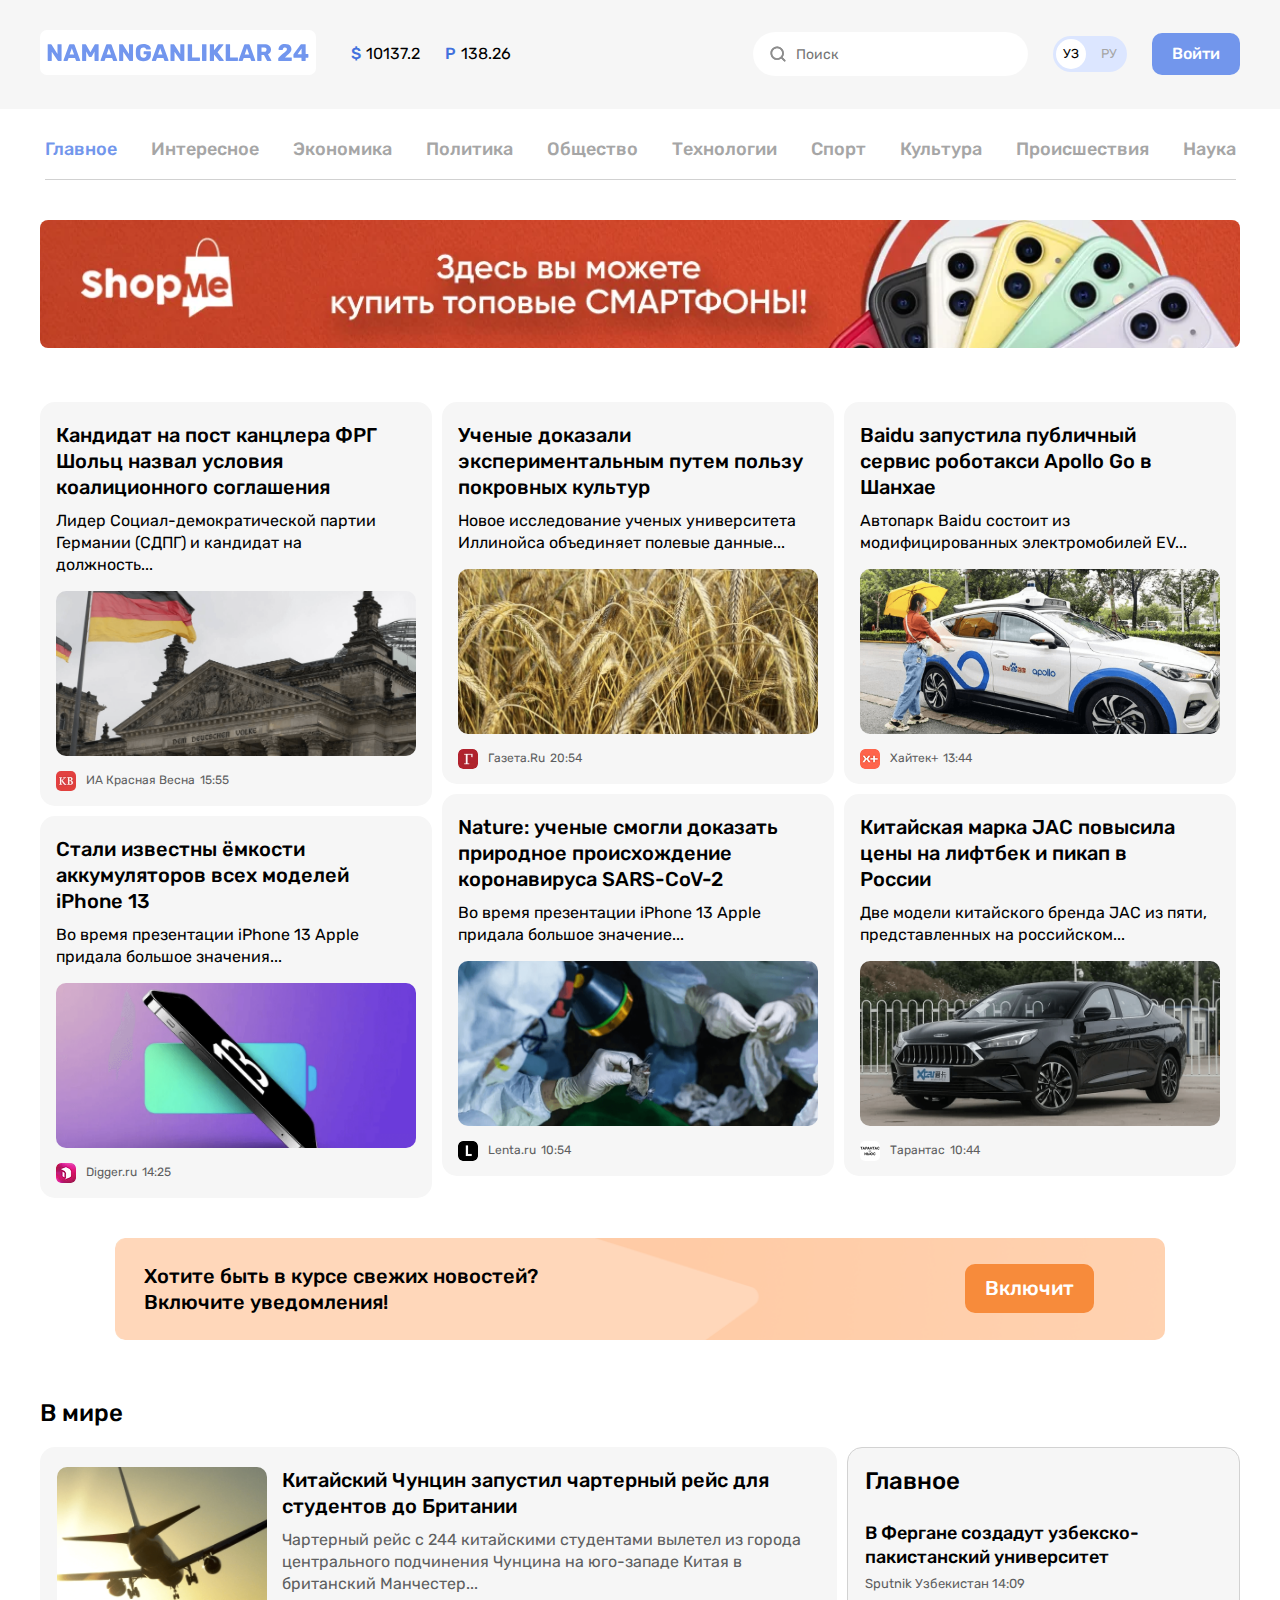
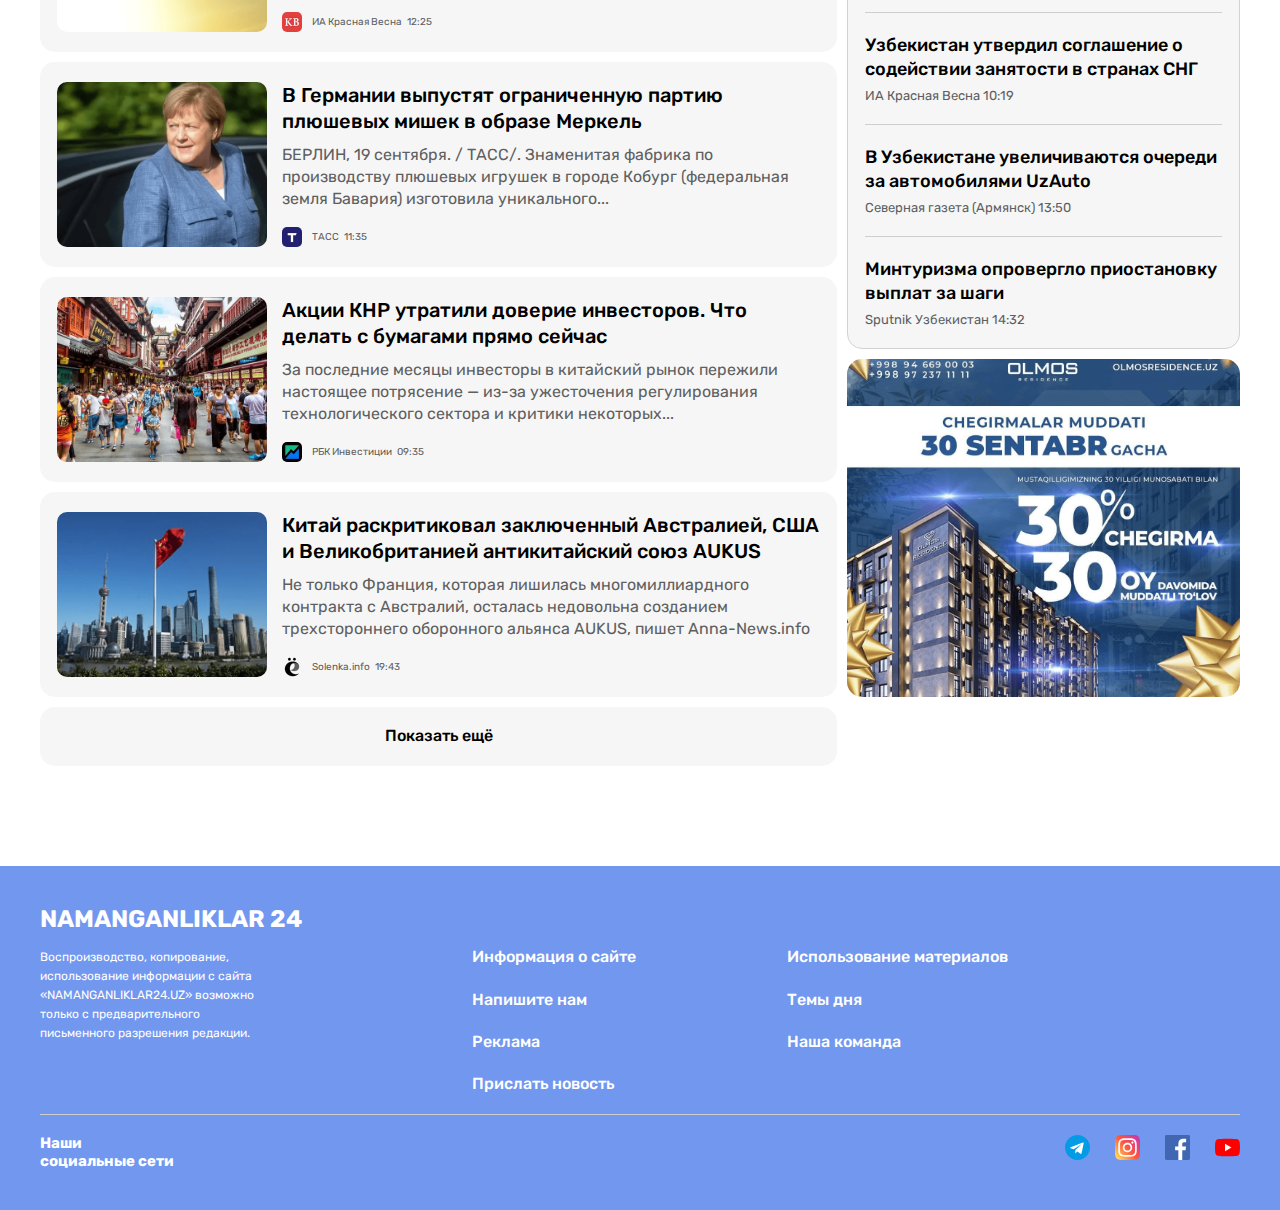
<file: index.html>
<!DOCTYPE html>
<html lang="en">
  <head>
    <meta charset="UTF-8" />
    <meta name="viewport" content="width=device-width, initial-scale=1.0" />
    <title>Namanganliklar</title>
    <link rel="stylesheet" href="./css/main.min.css" />
  </head>
  <body>
    <header class="header">
      <nav class="sitenav">
        <div class="sitenav__container container">
          <div class="sinenav__container-left">
            <div class="site__logo">
              <a class="site__logo-link" href="./index.html"
                ><img
                  src="./images/site-logo.svg"
                  width="276"
                  height="45"
                  alt="Namanganliklar site logo"
                  class="site__logo-img"
              /></a>
            </div>
            <div class="currencies">
              <p class="currencies usd"><span>$</span> 10137.2</p>
              <p class="currencies rub"><span>P</span> 138.26</p>
            </div>
          </div>

          <div class="sinenav__container-right">
            <form class="sinenav__container-right-search">
              <input
                type="text"
                class="sinenav__container-right-search__input"
                placeholder="Поиск"
              />
            </form>

            <div class="sinenav__container-right__lang">
              <a
                class="sinenav__container-right__lang-uz lang_active"
                href="#uz"
                >УЗ</a
              >
              <a class="sinenav__container-right__lang-ru" href="#ru">РУ</a>
            </div>
            <a href="#" class="btn sinenav__container-right__btn">Войти</a>
          </div>
        </div>
      </nav>
      <div class="sitelink_container container">
        <ul class="sitelink__list">
          <li class="sitelink__list_item">
            <a
              href="./index.html"
              class="sitelink__list-link sitelink__list-link-active"
              >Главное</a
            >
          </li>
          <li class="sitelink__list_item">
            <a href="./pages/interesting.html" class="sitelink__list-link"
              >Интересное</a
            >
          </li>
          <li class="sitelink__list_item">
            <a href="./pages/ekonomika.html" class="sitelink__list-link"
              >Экономика</a
            >
          </li>
          <li class="sitelink__list_item">
            <a href="./pages/policy.html" class="sitelink__list-link"
              >Политика</a
            >
          </li>
          <li class="sitelink__list_item">
            <a href="./pages/society.html" class="sitelink__list-link"
              >Общество</a
            >
          </li>
          <li class="sitelink__list_item">
            <a href="./pages/technologies.html" class="sitelink__list-link"
              >Технологии</a
            >
          </li>
          <li class="sitelink__list_item">
            <a href="./pages/sport.html" class="sitelink__list-link">Спорт</a>
          </li>
          <li class="sitelink__list_item">
            <a href="./pages/culture.html" class="sitelink__list-link"
              >Культура</a
            >
          </li>
          <li class="sitelink__list_item">
            <a href="./pages/incidents.html" class="sitelink__list-link"
              >Происшествия</a
            >
          </li>
          <li class="sitelink__list_item">
            <a href="./pages/science.html" class="sitelink__list-link">Наука</a>
          </li>
        </ul>
      </div>
    </header>
    <main class="main">
      <section class="advertisement">
        <div class="advertisement__container container">
          <a class="advertisement-link" href="#">
            <img
              class="advertisement__image"
              src="./images/icons/apple-companiya.png"
              width="100%"
              height="128"
              alt=""
          /></a>
        </div>
      </section>
      <section class="news">
        <div class="news__container container">
          <div class="news__list">
            <article class="news__item">
              <a href="#" class="news__content">
                <h2>
                  Кандидат на пост канцлера ФРГ Шольц назвал условия
                  коалиционного соглашения
                </h2>
                <p>
                  Лидер Социал-демократической партии Германии (СДПГ) и кандидат
                  на должность...
                </p>
              </a>
              <img
                class="news__image"
                alt="gerany flag image"
                src="./images/germany.png"
              />
              <div class="official">
                <img
                  src="./images/icons/red-spring.png"
                  alt=""
                  width="20"
                  height="20"
                />
                <p class="official__title">
                  ИА Красная Весна<time datetime="15:55" class="official__time"
                    >15:55</time
                  >
                </p>
              </div>
            </article>
            <article class="news__item">
              <a href="#" class="news__content">
                <h2>
                  Ученые доказали экспериментальным путем пользу покровных
                  культур
                </h2>
                <p>
                  Новое исследование ученых университета Иллинойса объединяет
                  полевые данные...
                </p>
              </a>
              <img
                class="news__image"
                alt="culture image"
                src="./images/culture.png"
              />
              <div class="official">
                <img
                  src="./images/icons/gazetaRu.svg"
                  alt=""
                  width="20"
                  height="20"
                />
                <p class="official__title">
                  Газета.Ru<time datetime="20:54" class="official__time"
                    >20:54</time
                  >
                </p>
              </div>
            </article>
            <article class="news__item">
              <a href="#" class="news__content">
                <h2>
                  Baidu запустила публичный сервис роботакси Apollo Go в Шанхае
                </h2>
                <p>
                  Автопарк Baidu состоит из модифицированных электромобилей
                  EV...
                </p>
              </a>
              <img
                class="news__image"
                alt="appolo go car image"
                src="./images/appolo-go.png"
              />
              <div class="official">
                <img
                  src="./images/icons/xaytek.jpg"
                  alt=""
                  width="20"
                  height="20"
                />
                <p class="official__title">
                  Хайтек+<time datetime="13:44" class="official__time"
                    >13:44</time
                  >
                </p>
              </div>
            </article>
            <article class="news__item">
              <a href="#" class="news__content">
                <h2>
                  Стали известны ёмкости аккумуляторов всех моделей iPhone 13
                </h2>
                <p>
                  Во время презентации iPhone 13 Apple придала большое
                  значения...
                </p>
              </a>
              <img
                class="news__image"
                alt="iphone 13 image"
                src="./images/iphone13.png"
              />
              <div class="official">
                <img
                  src="./images/icons/diggerRu.jpg"
                  alt=""
                  width="20"
                  height="20"
                />
                <p class="official__title">
                  Digger.ru<time datetime="14:25" class="official__time"
                    >14:25</time
                  >
                </p>
              </div>
            </article>
            <article class="news__item">
              <a href="#" class="news__content">
                <h2>
                  Nature: ученые смогли доказать природное происхождение
                  коронавируса SARS-CoV-2
                </h2>
                <p>
                  Во время презентации iPhone 13 Apple придала большое
                  значение...
                </p>
              </a>
              <img
                class="news__image"
                alt="covid 19 vaksina"
                src="./images/Covid-19.png"
              />
              <div class="official">
                <img
                  src="./images/icons/lentaRu.jpg"
                  alt=""
                  width="20"
                  height="20"
                />
                <p class="official__title">
                  Lenta.ru<time datetime="10:54" class="official__time"
                    >10:54</time
                  >
                </p>
              </div>
            </article>
            <article class="news__item">
              <a href="#" class="news__content">
                <h2>
                  Китайская марка JAC повысила цены на лифтбек и пикап в России
                </h2>
                <p>
                  Две модели китайского бренда JAC из пяти, представленных на
                  российском...
                </p>
              </a>
              <img
                class="news__image"
                alt="jac car image"
                src="./images/Jac.png"
              />
              <div class="official">
                <img
                  src="./images/icons/tarantas.jpg"
                  alt=""
                  width="20"
                  height="20"
                />
                <p class="official__title">
                  Тарантас
                  <time datetime="10:44" class="official__time">10:44</time>
                </p>
              </div>
            </article>
          </div>
        </div>
      </section>
      <aside class="notification">
        <div class="notification__container">
          <h2 class="notification__caption">
            Хотите быть в курсе свежих новостей? Включите уведомления!
          </h2>
          <a href="#" class="btn notification__btn">Включит</a>
        </div>
      </aside>
      <section class="in-the-world">
        <div class="in-the-world__container container">
          <h2 class="in-the-world__title">В мире</h2>
          <div class="in-the-world__content">
            <div class="in-the-world__left-content">
              <article class="in-the-world__left-item">
                <img
                  src="./images/planet.png"
                  alt="The plane is flying in the sky."
                  width="210"
                  height="165"
                  class="in-the-world__left-img"
                />
                <div>
                  <a href="#" class="in-the-world__left-link">
                    <h2 class="in-the-world__left-title">
                      Китайский Чунцин запустил чартерный рейс для студентов до
                      Британии
                    </h2>
                    <p class="in-the-world__left-description">
                      Чартерный рейс с 244 китайскими студентами вылетел из
                      города центрального подчинения Чунцина на юго-западе Китая
                      в британский Манчестер...
                    </p>
                  </a>
                  <div class="in-the-world__left-official">
                    <img
                      src="./images/icons/red-spring.png"
                      alt=""
                      width="20"
                      height="20"
                    />
                    <p class="in-the-world__left-official__title">
                      ИА Красная Весна<time
                        datetime="12:25"
                        class="in-the-world__left-official__time"
                        >12:25</time
                      >
                    </p>
                  </div>
                </div>
              </article>
              <article class="in-the-world__left-item">
                <img
                  src="./images/markel.png"
                  alt="Markel is getting out of his car"
                  width="210"
                  height="165"
                  class="in-the-world__left-img"
                />
                <div>
                  <a href="" class="in-the-world__left-link">
                    <h2 class="in-the-world__left-title">
                      В Германии выпустят ограниченную партию плюшевых мишек в
                      образе Меркель
                    </h2>
                    <p class="in-the-world__left-description">
                      БЕРЛИН, 19 сентября. / ТАСС/. Знаменитая фабрика по
                      производству плюшевых игрушек в городе Кобург (федеральная
                      земля Бавария) изготовила уникального...
                    </p>
                  </a>
                  <div class="in-the-world__left-official">
                    <img
                      src="./images/icons/tacc.png"
                      alt=""
                      width="20"
                      height="20"
                    />
                    <p class="in-the-world__left-official__title">
                      ТАСС<time
                        datetime="11:35"
                        class="in-the-world__left-official__time"
                        >11:35</time
                      >
                    </p>
                  </div>
                </div>
              </article>
              <article class="in-the-world__left-item">
                <img
                  src="./images/chinese-market.png"
                  alt="A picture from the time of the Chinese campaign"
                  width="210"
                  height="165"
                  class="in-the-world__left-img"
                />
                <div>
                  <a href="" class="in-the-world__left-link">
                    <h2 class="in-the-world__left-title">
                      Акции КНР утратили доверие инвесторов. Что делать с
                      бумагами прямо сейчас
                    </h2>
                    <p class="in-the-world__left-description">
                      За последние месяцы инвесторы в китайский рынок пережили
                      настоящее потрясение — из-за ужесточения регулирования
                      технологического сектора и критики некоторых...
                    </p>
                  </a>
                  <div class="in-the-world__left-official">
                    <img
                      src="./images/icons/investment.png"
                      alt=""
                      width="20"
                      height="20"
                    />
                    <p class="in-the-world__left-official__title">
                      РБК Инвестиции<time
                        datetime="09:35"
                        class="in-the-world__left-official__time"
                        >09:35</time
                      >
                    </p>
                  </div>
                </div>
              </article>
              <article class="in-the-world__left-item">
                <img
                  src="./images/chineflag.png"
                  alt="chine flag image"
                  width="210"
                  height="165"
                  class="in-the-world__left-img"
                />
                <div>
                  <a href="" class="in-the-world__left-link">
                    <h2 class="in-the-world__left-title">
                      Китай раскритиковал заключенный Австралией, США и
                      Великобританией антикитайский союз AUKUS
                    </h2>
                    <p class="in-the-world__left-description">
                      Не только Франция, которая лишилась многомиллиардного
                      контракта с Австралий, осталась недовольна созданием
                      трехстороннего оборонного альянса AUKUS, пишет
                      Anna-News.info
                    </p>
                  </a>
                  <div class="in-the-world__left-official">
                    <img
                      src="./images/icons/solenka.png"
                      alt=""
                      width="20"
                      height="20"
                    />
                    <p class="in-the-world__left-official__title">
                      Solenka.info<time
                        datetime="19:43"
                        class="in-the-world__left-official__time"
                        >19:43</time
                      >
                    </p>
                  </div>
                </div>
              </article>
              <article class="in-the-world__left-item view-all">
                <a class="view-all-link" href="./pages/list.html"
                  >Показать ещё</a
                >
              </article>
            </div>

            <div class="in-the-world__right-content">
              <ul class="in-the-world__right-list">
                <li>
                  <h2 class="in-the-world__right__title">Главное</h2>
                </li>
                <li class="in-the-world__right-item">
                  <a href="">
                    <h2 class="in-the-world__right-item__title">
                      В Фергане создадут узбекско-пакистанский университет
                    </h2>
                    <span class="in-the-world__right__official">
                      <p>
                        Sputnik Узбекистан
                        <time datetime="14:09">14:09</time>
                      </p>
                    </span>
                  </a>
                </li>
                <li class="in-the-world__right-item">
                  <a href="">
                    <h2 class="in-the-world__right-item__title">
                      Узбекистан утвердил соглашение о содействии занятости в
                      странах СНГ
                    </h2>
                    <span class="in-the-world__right__official">
                      <p>
                        ИА Красная Весна
                        <time datetime="10:19">10:19</time>
                      </p>
                    </span>
                  </a>
                </li>
                <li class="in-the-world__right-item">
                  <a href="">
                    <h2 class="in-the-world__right-item__title">
                      В Узбекистане увеличиваются очереди за автомобилями UzAuto
                    </h2>
                    <span class="in-the-world__right__official">
                      <p>
                        Северная газета (Армянск)
                        <time datetime="13:50">13:50</time>
                      </p>
                    </span>
                  </a>
                </li>
                <li class="in-the-world__right-item">
                  <a href="">
                    <h2 class="in-the-world__right-item__title">
                      Минтуризма опровергло приостановку выплат за шаги
                    </h2>
                    <span class="in-the-world__right__official">
                      <p>
                        Sputnik Узбекистан
                        <time datetime="14:32">14:32</time>
                      </p>
                    </span>
                  </a>
                </li>
              </ul>
              <img
                class="in-the-world__right-item_img"
                src="./images/olmos-recidense.png"
                alt=""
              />
            </div>
          </div>
        </div>
      </section>
    </main>
    <footer class="footer">
      <div class="footer__container container">
        <div class="footer__contents">
          <h2 class="footer__site__logo">NAMANGANLIKLAR 24</h2>
          <div class="footer__contents_content">
            <p class="footer_content_descraption">
              Воспроизводство, копирование, использование информации с сайта
              «NAMANGANLIKLAR24.UZ» возможно только с предварительного
              письменного разрешения редакции.
            </p>
            <ul class="footer_content-links">
              <li class="footer_content-links-item">
                <a href="#" class="footer_content-link">Информация о сайте</a>
              </li>
              <li class="footer_content-links-item">
                <a href="./pages/contact.html" class="footer_content-link"
                  >Напишите нам</a
                >
              </li>
              <li class="footer_content-links-item">
                <a href="#" class="footer_content-link">Реклама</a>
              </li>
              <li class="footer_content-links-item">
                <a href="#" class="footer_content-link">Прислать новость</a>
              </li>
            </ul>
            <ul class="footer_content-links">
              <li class="footer_content-links-item">
                <a href="#" class="footer_content-link"
                  >Использование материалов</a
                >
              </li>
              <li class="footer_content-links-item">
                <a href="#" class="footer_content-link">Темы дня</a>
              </li>
              <li class="footer_content-links-item">
                <a href="#" class="footer_content-link">Наша команда</a>
              </li>
            </ul>
          </div>
        </div>
        <div class="footer__socals">
          <h2 class="footer__socals-title">
            Наши <br />
            социальные сети
          </h2>
          <ul class="footer__socals-list">
            <li class="footer__socals-list-item">
              <a href="#" class="footer__socals-link"
                ><img
                  src="./images/icons/telegram.svg"
                  width="25"
                  height="25"
                  alt="Telegram icon"
              /></a>
            </li>
            <li class="footer__socals-list-item">
              <a href="#" class="footer__socals-link"
                ><img
                  src="./images/icons/instagram.svg"
                  width="25"
                  height="25"
                  alt="Instagram icon"
              /></a>
            </li>
            <li class="footer__socals-list-item">
              <a href="#" class="footer__socals-link"
                ><img
                  src="./images/icons/facebook.svg"
                  width="25"
                  height="25"
                  alt="Facebook icon"
              /></a>
            </li>
            <li class="footer__socals-list-item">
              <a href="#" class="footer__socals-link">
                <img
                  src="./images/icons/youtube.svg"
                  width="25"
                  height="25"
                  alt="Youtube icon"
              /></a>
            </li>
          </ul>
        </div>
      </div>
    </footer>
  </body>
</html>
</file>
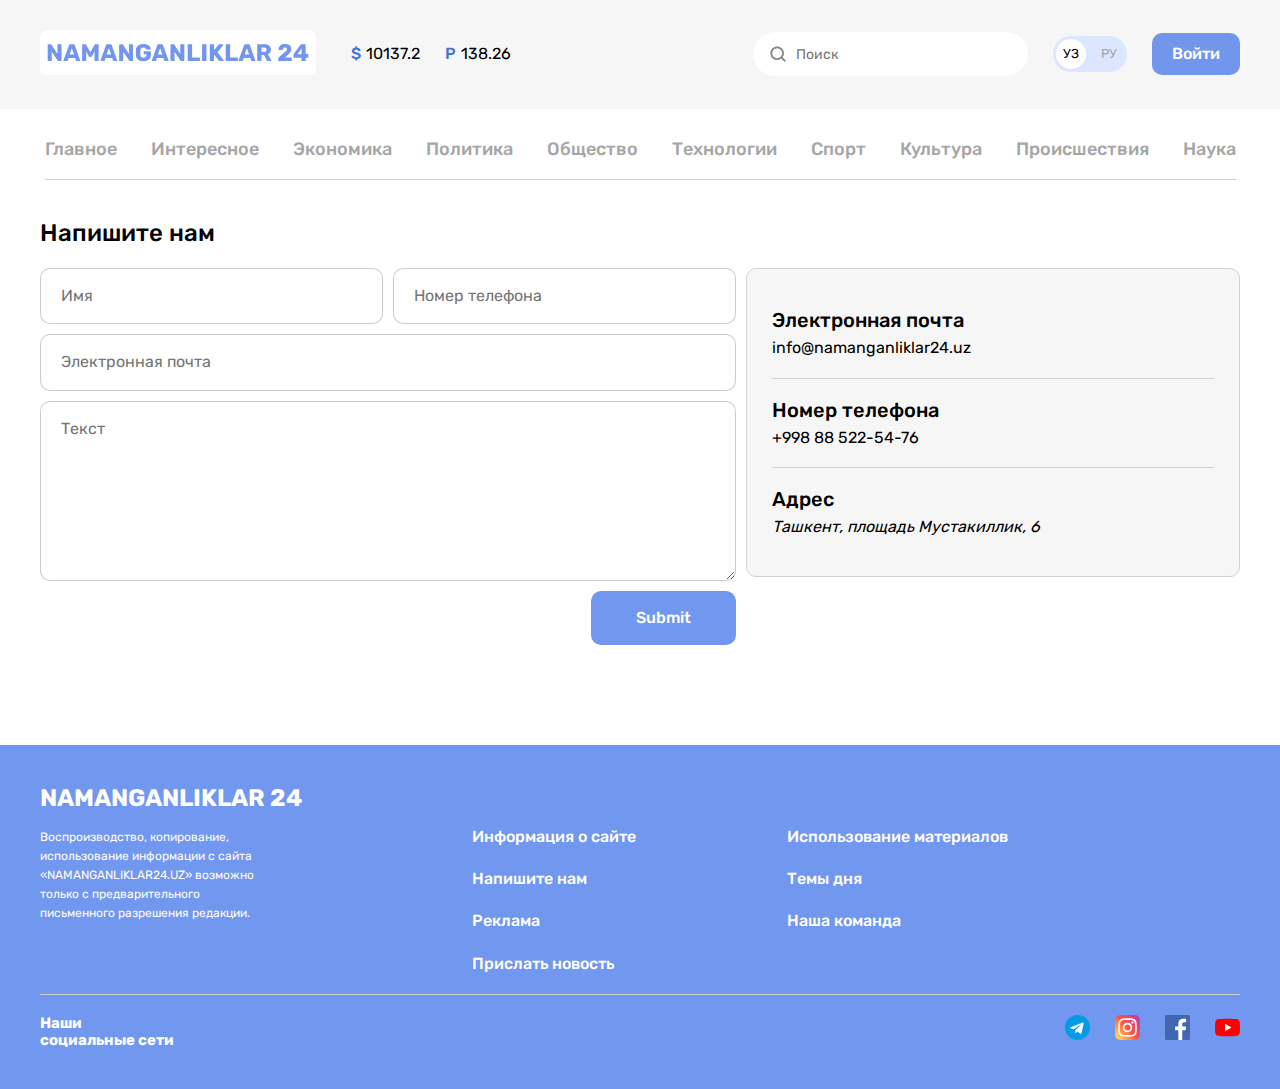
<file: pages/contact.html>
<!DOCTYPE html>
<html lang="en">
  <head>
    <meta charset="UTF-8" />
    <meta name="viewport" content="width=device-width, initial-scale=1.0" />
    <title>Namanganliklar | Напишите нам</title>
  </head>
  <link rel="stylesheet" href="../css/main.min.css" />
  <body>
    <header class="header">
      <nav class="sitenav">
        <div class="sitenav__container container">
          <div class="sinenav__container-left">
            <div class="site__logo">
              <a class="site__logo-link" href="../index.html"
                ><img
                  src="../images/site-logo.svg"
                  width="276"
                  height="45"
                  alt="Namanganliklar site logo"
                  class="site__logo-img"
              /></a>
            </div>
            <div class="currencies">
              <p class="currencies usd"><span>$</span> 10137.2</p>
              <p class="currencies rub"><span>P</span> 138.26</p>
            </div>
          </div>

          <div class="sinenav__container-right">
            <form class="sinenav__container-right-search">
              <input
                type="text"
                class="sinenav__container-right-search__input"
                placeholder="Поиск"
              />
            </form>

            <div class="sinenav__container-right__lang">
              <a
                class="sinenav__container-right__lang-uz lang_active"
                href="./culture.html"
                >УЗ</a
              >
              <a class="sinenav__container-right__lang-ru" href="./culture.html"
                >РУ</a
              >
            </div>
            <a href="#" class="btn sinenav__container-right__btn">Войти</a>
          </div>
        </div>
      </nav>
      <div class="sitelink_container container">
        <ul class="sitelink__list">
          <li class="sitelink__list_item">
            <a href="../index.html" class="sitelink__list-link">Главное</a>
          </li>
          <li class="sitelink__list_item">
            <a href="./interesting.html" class="sitelink__list-link"
              >Интересное</a
            >
          </li>
          <li class="sitelink__list_item">
            <a href="./ekonomika.html" class="sitelink__list-link">Экономика</a>
          </li>
          <li class="sitelink__list_item">
            <a href="./policy.html" class="sitelink__list-link">Политика</a>
          </li>
          <li class="sitelink__list_item">
            <a href="./society.html" class="sitelink__list-link">Общество</a>
          </li>
          <li class="sitelink__list_item">
            <a href="./technologies.html" class="sitelink__list-link"
              >Технологии</a
            >
          </li>
          <li class="sitelink__list_item">
            <a href="./sport.html" class="sitelink__list-link">Спорт</a>
          </li>
          <li class="sitelink__list_item">
            <a href="./culture.html" class="sitelink__list-link">Культура</a>
          </li>
          <li class="sitelink__list_item">
            <a href="./incidents.html" class="sitelink__list-link"
              >Происшествия</a
            >
          </li>
          <li class="sitelink__list_item">
            <a href="./science.html" class="sitelink__list-link">Наука</a>
          </li>
        </ul>
      </div>
    </header>
    <main class="main">
      <section class="contact__section">
        <div class="contact__container container">
          <div class="contact-left">
            <h2 class="contact-left-title">Напишите нам</h2>
            <form action="" class="contact__form">
              <input
                class="contact__form-name"
                type="text"
                name=""
                id=""
                placeholder="Имя"
              />
              <input
                class="contact__form-number"
                type="number"
                name=""
                id=""
                placeholder="Номер телефона"
              />
              <input
                class="contact__form-email"
                type="email"
                name=""
                id=""
                placeholder="Электронная почта"
              />
              <textarea
                class="contact__form-textarea"
                type="text"
                name=""
                id=""
                cols="30"
                rows="10"
                placeholder="Текст"
              ></textarea>
              <input
                class="contact__form-btn btn"
                id="contact__form-btn"
                type="submit"
                placeholder="Отправить"
              />
            </form>
          </div>
          <div class="contact-right">
            <div class="contact__info">
              <div class="contact__info-item">
                <h3>Электронная почта</h3>
                <a href="mailto:info@namanganliklar24.uz"
                  >info@namanganliklar24.uz</a
                >
              </div>
              <div class="contact__info-item">
                <h3>Номер телефона</h3>
                <a href="tel:+998885225476">+998 88 522-54-76</a>
              </div>
              <div class="contact__info-item">
                <h3>Адрес</h3>
                <address>
                  <p>Ташкент, площадь Мустакиллик, 6</p>
                </address>
              </div>
            </div>
          </div>
        </div>
      </section>
    </main>
    <footer class="footer">
      <div class="footer__container container">
        <div class="footer__contents">
          <h2 class="footer__site__logo">NAMANGANLIKLAR 24</h2>
          <div class="footer__contents_content">
            <p class="footer_content_descraption">
              Воспроизводство, копирование, использование информации с сайта
              «NAMANGANLIKLAR24.UZ» возможно только с предварительного
              письменного разрешения редакции.
            </p>
            <ul class="footer_content-links">
              <li class="footer_content-links-item">
                <a href="#" class="footer_content-link">Информация о сайте</a>
              </li>
              <li class="footer_content-links-item">
                <a href="./contact.html" class="footer_content-link"
                  >Напишите нам</a
                >
              </li>
              <li class="footer_content-links-item">
                <a href="#" class="footer_content-link">Реклама</a>
              </li>
              <li class="footer_content-links-item">
                <a href="#" class="footer_content-link">Прислать новость</a>
              </li>
            </ul>
            <ul class="footer_content-links">
              <li class="footer_content-links-item">
                <a href="#" class="footer_content-link"
                  >Использование материалов</a
                >
              </li>
              <li class="footer_content-links-item">
                <a href="#" class="footer_content-link">Темы дня</a>
              </li>
              <li class="footer_content-links-item">
                <a href="#" class="footer_content-link">Наша команда</a>
              </li>
            </ul>
          </div>
        </div>
        <div class="footer__socals">
          <h2 class="footer__socals-title">
            Наши <br />
            социальные сети
          </h2>
          <ul class="footer__socals-list">
            <li class="footer__socals-list-item">
              <a href="#" class="footer__socals-link"
                ><img
                  src="../images/icons/telegram.svg"
                  width="25"
                  height="25"
                  alt="Telegram icon"
              /></a>
            </li>
            <li class="footer__socals-list-item">
              <a href="#" class="footer__socals-link"
                ><img
                  src="../images/icons/instagram.svg"
                  width="25"
                  height="25"
                  alt="Instagram icon"
              /></a>
            </li>
            <li class="footer__socals-list-item">
              <a href="#" class="footer__socals-link"
                ><img
                  src="../images/icons/facebook.svg"
                  width="25"
                  height="25"
                  alt="Facebook icon"
              /></a>
            </li>
            <li class="footer__socals-list-item">
              <a href="#" class="footer__socals-link">
                <img
                  src="../images/icons/youtube.svg"
                  width="25"
                  height="25"
                  alt="Youtube icon"
              /></a>
            </li>
          </ul>
        </div>
      </div>
    </footer>
  </body>
</html>
</file>
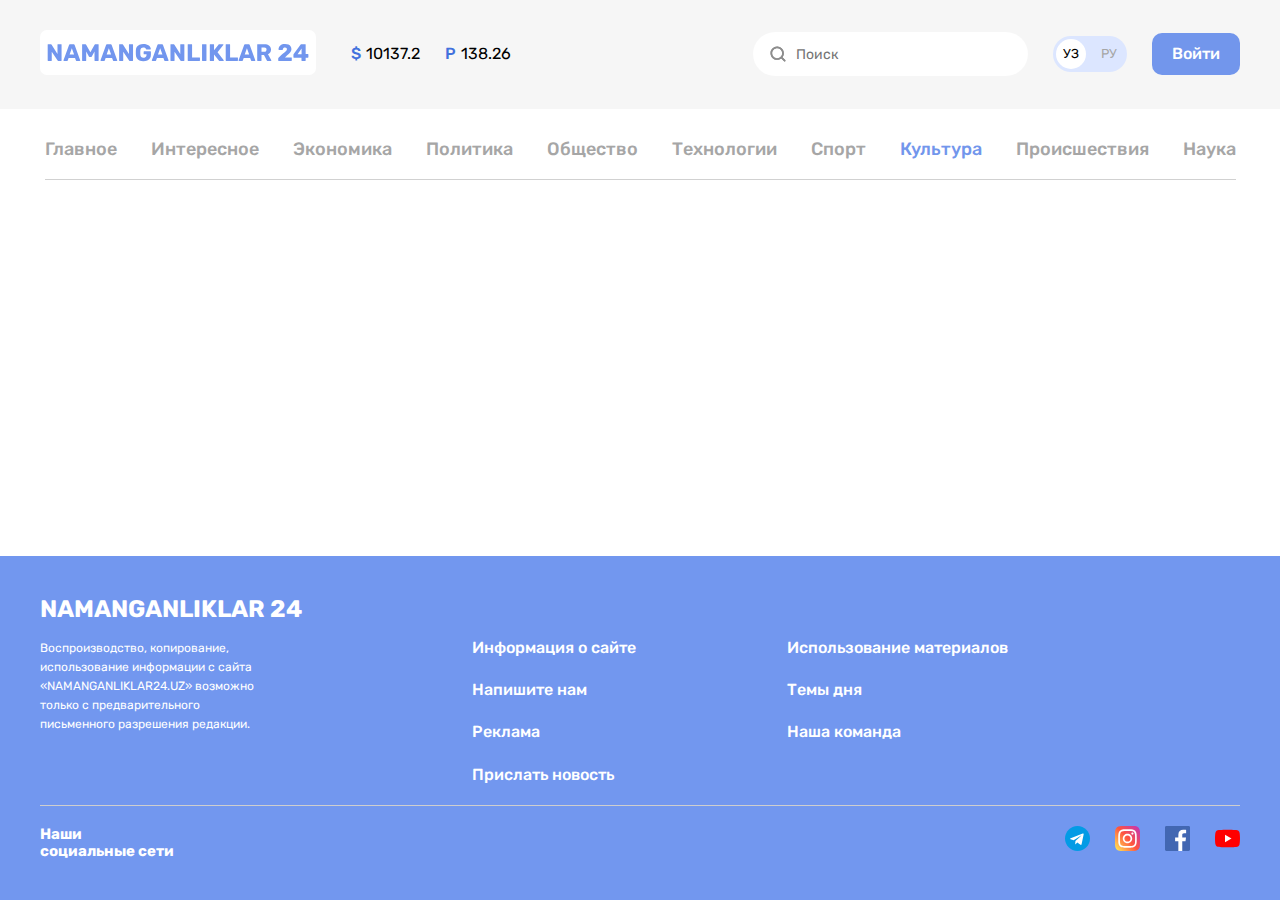
<file: pages/culture.html>
<!DOCTYPE html>
<html lang="en">
  <head>
    <meta charset="UTF-8" />
    <meta name="viewport" content="width=device-width, initial-scale=1.0" />
    <title>Namanganliklar | Культура</title>
  </head>
  <link rel="stylesheet" href="../css/main.min.css" />
  <body>
    <header class="header">
      <nav class="sitenav">
        <div class="sitenav__container container">
          <div class="sinenav__container-left">
            <div class="site__logo">
              <a class="site__logo-link" href="../index.html"
                ><img
                  src="../images/site-logo.svg"
                  width="276"
                  height="45"
                  alt="Namanganliklar site logo"
                  class="site__logo-img"
              /></a>
            </div>
            <div class="currencies">
              <p class="currencies usd"><span>$</span> 10137.2</p>
              <p class="currencies rub"><span>P</span> 138.26</p>
            </div>
          </div>

          <div class="sinenav__container-right">
            <form class="sinenav__container-right-search">
              <input
                type="text"
                class="sinenav__container-right-search__input"
                placeholder="Поиск"
              />
            </form>

            <div class="sinenav__container-right__lang">
              <a
                class="sinenav__container-right__lang-uz lang_active"
                href="./culture.html"
                >УЗ</a
              >
              <a class="sinenav__container-right__lang-ru" href="./culture.html"
                >РУ</a
              >
            </div>
            <a href="#" class="btn sinenav__container-right__btn">Войти</a>
          </div>
        </div>
      </nav>
      <div class="sitelink_container container">
        <ul class="sitelink__list">
          <li class="sitelink__list_item">
            <a href="../index.html" class="sitelink__list-link">Главное</a>
          </li>
          <li class="sitelink__list_item">
            <a href="./interesting.html" class="sitelink__list-link"
              >Интересное</a
            >
          </li>
          <li class="sitelink__list_item">
            <a href="./ekonomika.html" class="sitelink__list-link">Экономика</a>
          </li>
          <li class="sitelink__list_item">
            <a href="./policy.html" class="sitelink__list-link">Политика</a>
          </li>
          <li class="sitelink__list_item">
            <a href="./society.html" class="sitelink__list-link">Общество</a>
          </li>
          <li class="sitelink__list_item">
            <a href="./technologies.html" class="sitelink__list-link"
              >Технологии</a
            >
          </li>
          <li class="sitelink__list_item">
            <a href="./sport.html" class="sitelink__list-link">Спорт</a>
          </li>
          <li class="sitelink__list_item">
            <a
              href="./culture.html"
              class="sitelink__list-link sitelink__list-link-active"
              >Культура</a
            >
          </li>
          <li class="sitelink__list_item">
            <a href="./incidents.html" class="sitelink__list-link"
              >Происшествия</a
            >
          </li>
          <li class="sitelink__list_item">
            <a href="./science.html" class="sitelink__list-link">Наука</a>
          </li>
        </ul>
      </div>
    </header>
    <main></main>
    <footer class="footer">
      <div class="footer__container container">
        <div class="footer__contents">
          <h2 class="footer__site__logo">NAMANGANLIKLAR 24</h2>
          <div class="footer__contents_content">
            <p class="footer_content_descraption">
              Воспроизводство, копирование, использование информации с сайта
              «NAMANGANLIKLAR24.UZ» возможно только с предварительного
              письменного разрешения редакции.
            </p>
            <ul class="footer_content-links">
              <li class="footer_content-links-item">
                <a href="#" class="footer_content-link">Информация о сайте</a>
              </li>
              <li class="footer_content-links-item">
                <a href="../pages/contact.html" class="footer_content-link">Напишите нам</a>
              </li>
              <li class="footer_content-links-item">
                <a href="#" class="footer_content-link">Реклама</a>
              </li>
              <li class="footer_content-links-item">
                <a href="#" class="footer_content-link">Прислать новость</a>
              </li>
            </ul>
            <ul class="footer_content-links">
              <li class="footer_content-links-item">
                <a href="#" class="footer_content-link"
                  >Использование материалов</a
                >
              </li>
              <li class="footer_content-links-item">
                <a href="#" class="footer_content-link">Темы дня</a>
              </li>
              <li class="footer_content-links-item">
                <a href="#" class="footer_content-link">Наша команда</a>
              </li>
            </ul>
          </div>
        </div>
        <div class="footer__socals">
          <h2 class="footer__socals-title">
            Наши <br />
            социальные сети
          </h2>
          <ul class="footer__socals-list">
            <li class="footer__socals-list-item">
              <a href="#" class="footer__socals-link"
                ><img
                  src="../images/icons/telegram.svg"
                  width="25"
                  height="25"
                  alt="Telegram icon"
              /></a>
            </li>
            <li class="footer__socals-list-item">
              <a href="#" class="footer__socals-link"
                ><img
                  src="../images/icons/instagram.svg"
                  width="25"
                  height="25"
                  alt="Instagram icon"
              /></a>
            </li>
            <li class="footer__socals-list-item">
              <a href="#" class="footer__socals-link"
                ><img
                  src="../images/icons/facebook.svg"
                  width="25"
                  height="25"
                  alt="Facebook icon"
              /></a>
            </li>
            <li class="footer__socals-list-item">
              <a href="#" class="footer__socals-link">
                <img
                  src="../images/icons/youtube.svg"
                  width="25"
                  height="25"
                  alt="Youtube icon"
              /></a>
            </li>
          </ul>
        </div>
      </div>
    </footer>
  </body>
</html>
</file>
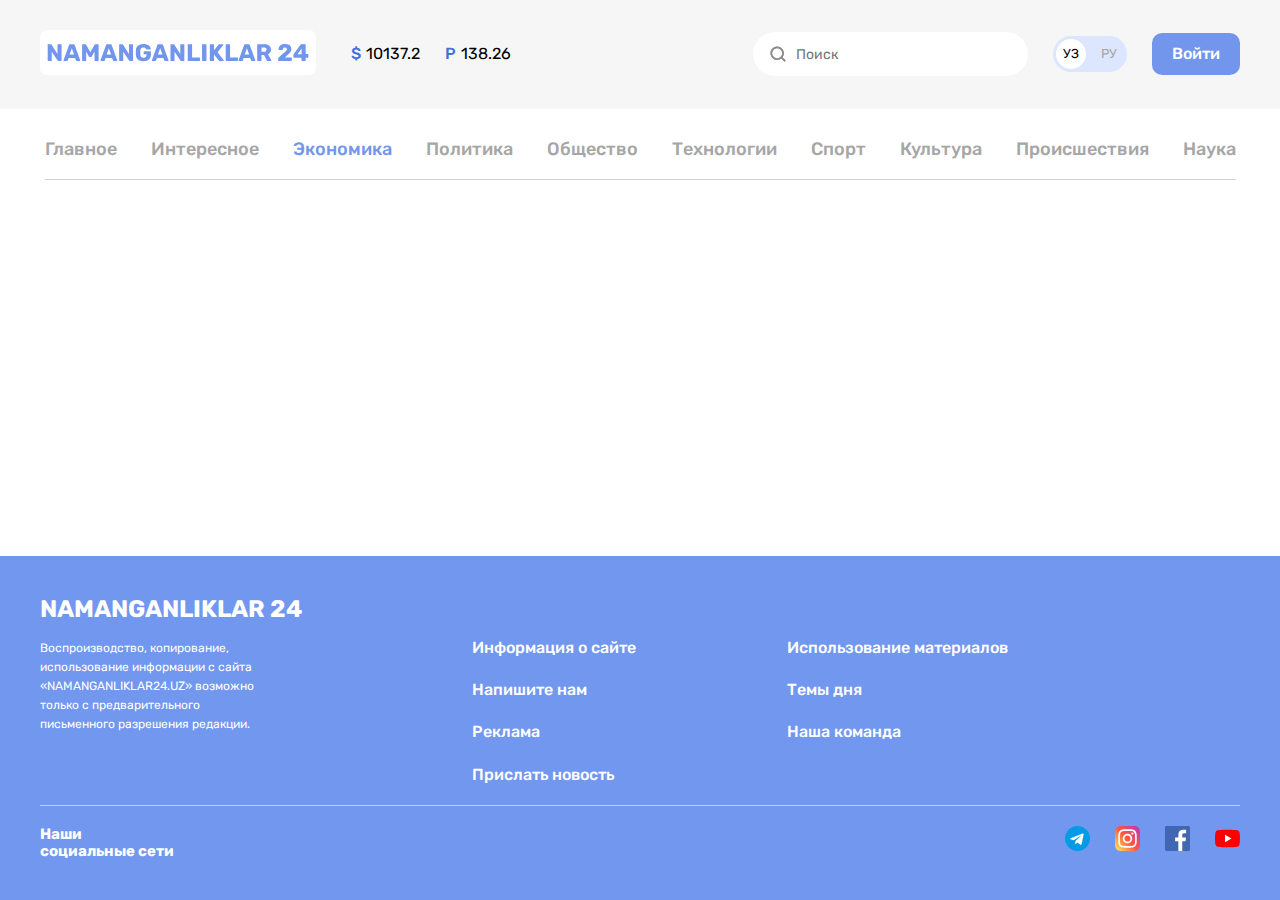
<file: pages/ekonomika.html>
<!DOCTYPE html>
<html lang="en">
  <head>
    <meta charset="UTF-8" />
    <meta name="viewport" content="width=device-width, initial-scale=1.0" />
    <title>Namanganliklar | Экономика</title>
  </head>
  <link rel="stylesheet" href="../css/main.min.css" />
  <body>
    <header class="header">
      <nav class="sitenav">
        <div class="sitenav__container container">
          <div class="sinenav__container-left">
            <div class="site__logo">
              <a class="site__logo-link" href="../index.html"
                ><img
                  src="../images/site-logo.svg"
                  width="276"
                  height="45"
                  alt="Namanganliklar site logo"
                  class="site__logo-img"
              /></a>
            </div>
            <div class="currencies">
              <p class="currencies usd"><span>$</span> 10137.2</p>
              <p class="currencies rub"><span>P</span> 138.26</p>
            </div>
          </div>

          <div class="sinenav__container-right">
            <form class="sinenav__container-right-search">
              <input
                type="text"
                class="sinenav__container-right-search__input"
                placeholder="Поиск"
              />
            </form>

            <div class="sinenav__container-right__lang">
              <a
                class="sinenav__container-right__lang-uz lang_active"
                href="./ekonomika.html"
                >УЗ</a
              >
              <a
                class="sinenav__container-right__lang-ru"
                href="./ekonomika.html"
                >РУ</a
              >
            </div>
            <a href="#" class="btn sinenav__container-right__btn">Войти</a>
          </div>
        </div>
      </nav>
      <div class="sitelink_container container">
        <ul class="sitelink__list">
          <li class="sitelink__list_item">
            <a href="../index.html" class="sitelink__list-link">Главное</a>
          </li>
          <li class="sitelink__list_item">
            <a href="./interesting.html" class="sitelink__list-link"
              >Интересное</a
            >
          </li>
          <li class="sitelink__list_item">
            <a
              href="./ekonomika.html"
              class="sitelink__list-link sitelink__list-link-active"
              >Экономика</a
            >
          </li>
          <li class="sitelink__list_item">
            <a href="./policy.html" class="sitelink__list-link">Политика</a>
          </li>
          <li class="sitelink__list_item">
            <a href="./society.html" class="sitelink__list-link">Общество</a>
          </li>
          <li class="sitelink__list_item">
            <a href="./technologies.html" class="sitelink__list-link"
              >Технологии</a
            >
          </li>
          <li class="sitelink__list_item">
            <a href="./sport.html" class="sitelink__list-link">Спорт</a>
          </li>
          <li class="sitelink__list_item">
            <a href="./culture.html" class="sitelink__list-link">Культура</a>
          </li>
          <li class="sitelink__list_item">
            <a href="./incidents.html" class="sitelink__list-link"
              >Происшествия</a
            >
          </li>
          <li class="sitelink__list_item">
            <a href="./science.html" class="sitelink__list-link">Наука</a>
          </li>
        </ul>
      </div>
    </header>
    <main></main>
    <footer class="footer">
      <div class="footer__container container">
        <div class="footer__contents">
          <h2 class="footer__site__logo">NAMANGANLIKLAR 24</h2>
          <div class="footer__contents_content">
            <p class="footer_content_descraption">
              Воспроизводство, копирование, использование информации с сайта
              «NAMANGANLIKLAR24.UZ» возможно только с предварительного
              письменного разрешения редакции.
            </p>
            <ul class="footer_content-links">
              <li class="footer_content-links-item">
                <a href="#" class="footer_content-link">Информация о сайте</a>
              </li>
              <li class="footer_content-links-item">
                <a href="../pages/contact.html" class="footer_content-link">Напишите нам</a>
              </li>
              <li class="footer_content-links-item">
                <a href="#" class="footer_content-link">Реклама</a>
              </li>
              <li class="footer_content-links-item">
                <a href="#" class="footer_content-link">Прислать новость</a>
              </li>
            </ul>
            <ul class="footer_content-links">
              <li class="footer_content-links-item">
                <a href="#" class="footer_content-link"
                  >Использование материалов</a
                >
              </li>
              <li class="footer_content-links-item">
                <a href="#" class="footer_content-link">Темы дня</a>
              </li>
              <li class="footer_content-links-item">
                <a href="#" class="footer_content-link">Наша команда</a>
              </li>
            </ul>
          </div>
        </div>
        <div class="footer__socals">
          <h2 class="footer__socals-title">
            Наши <br />
            социальные сети
          </h2>
          <ul class="footer__socals-list">
            <li class="footer__socals-list-item">
              <a href="#" class="footer__socals-link"
                ><img
                  src="../images/icons/telegram.svg"
                  width="25"
                  height="25"
                  alt="Telegram icon"
              /></a>
            </li>
            <li class="footer__socals-list-item">
              <a href="#" class="footer__socals-link"
                ><img
                  src="../images/icons/instagram.svg"
                  width="25"
                  height="25"
                  alt="Instagram icon"
              /></a>
            </li>
            <li class="footer__socals-list-item">
              <a href="#" class="footer__socals-link"
                ><img
                  src="../images/icons/facebook.svg"
                  width="25"
                  height="25"
                  alt="Facebook icon"
              /></a>
            </li>
            <li class="footer__socals-list-item">
              <a href="#" class="footer__socals-link">
                <img
                  src="../images/icons/youtube.svg"
                  width="25"
                  height="25"
                  alt="Youtube icon"
              /></a>
            </li>
          </ul>
        </div>
      </div>
    </footer>
  </body>
</html>
</file>
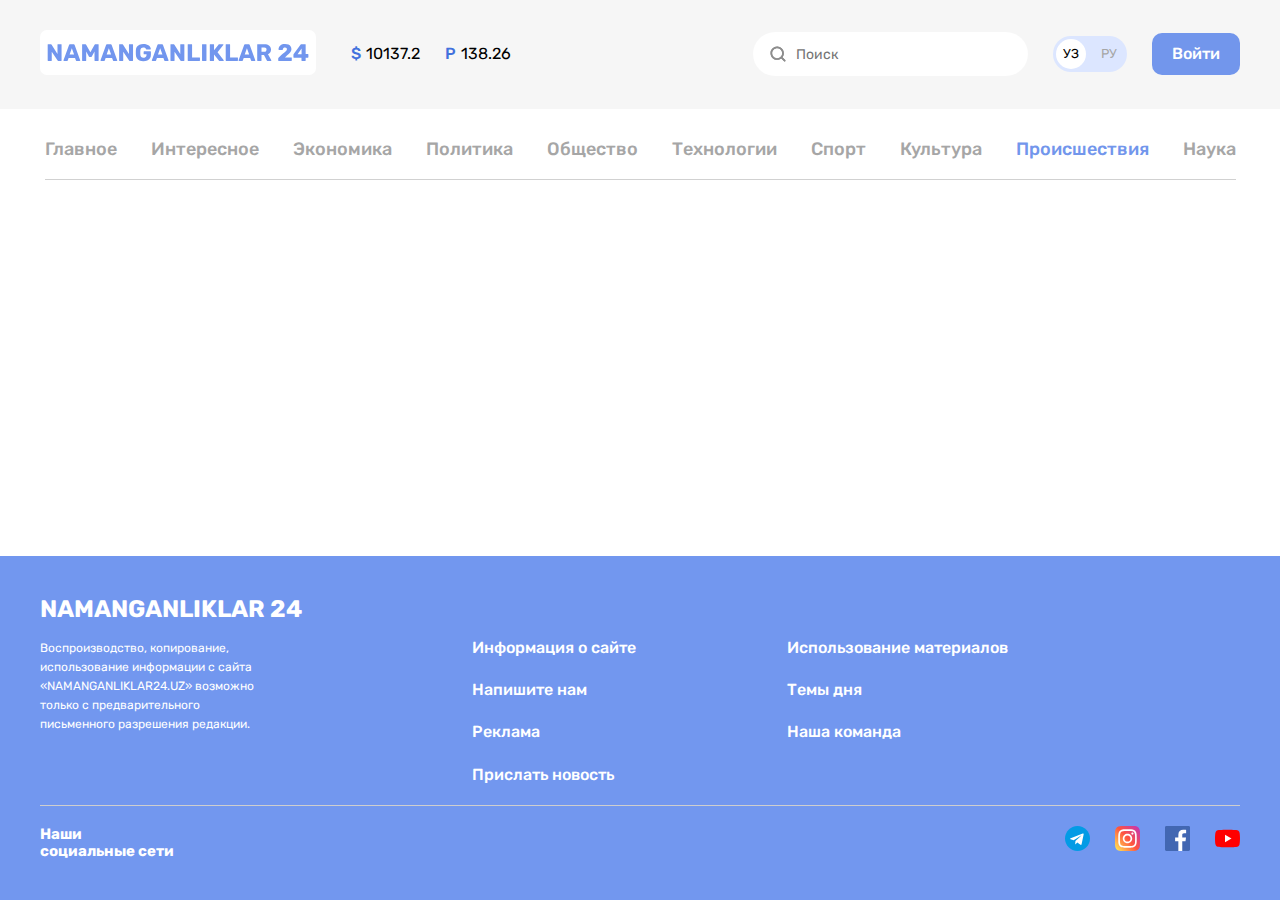
<file: pages/incidents.html>
<!DOCTYPE html>
<html lang="en">
  <head>
    <meta charset="UTF-8" />
    <meta name="viewport" content="width=device-width, initial-scale=1.0" />
    <title>Namanganliklar | Происшествия</title>
  </head>
  <link rel="stylesheet" href="../css/main.min.css" />
  <body>
    <header class="header">
      <nav class="sitenav">
        <div class="sitenav__container container">
          <div class="sinenav__container-left">
            <div class="site__logo">
              <a class="site__logo-link" href="../index.html"
                ><img
                  src="../images/site-logo.svg"
                  width="276"
                  height="45"
                  alt="Namanganliklar site logo"
                  class="site__logo-img"
              /></a>
            </div>
            <div class="currencies">
              <p class="currencies usd"><span>$</span> 10137.2</p>
              <p class="currencies rub"><span>P</span> 138.26</p>
            </div>
          </div>

          <div class="sinenav__container-right">
            <form class="sinenav__container-right-search">
              <input
                type="text"
                class="sinenav__container-right-search__input"
                placeholder="Поиск"
              />
            </form>

            <div class="sinenav__container-right__lang">
              <a
                class="sinenav__container-right__lang-uz lang_active"
                href="./incidents.html"
                >УЗ</a
              >
              <a
                class="sinenav__container-right__lang-ru"
                href="./incidents.html"
                >РУ</a
              >
            </div>
            <a href="#" class="btn sinenav__container-right__btn">Войти</a>
          </div>
        </div>
      </nav>
      <div class="sitelink_container container">
        <ul class="sitelink__list">
          <li class="sitelink__list_item">
            <a href="../index.html" class="sitelink__list-link">Главное</a>
          </li>
          <li class="sitelink__list_item">
            <a href="./interesting.html" class="sitelink__list-link"
              >Интересное</a
            >
          </li>
          <li class="sitelink__list_item">
            <a href="./ekonomika.html" class="sitelink__list-link">Экономика</a>
          </li>
          <li class="sitelink__list_item">
            <a href="./policy.html" class="sitelink__list-link">Политика</a>
          </li>
          <li class="sitelink__list_item">
            <a href="./society.html" class="sitelink__list-link">Общество</a>
          </li>
          <li class="sitelink__list_item">
            <a href="./technologies.html" class="sitelink__list-link"
              >Технологии</a
            >
          </li>
          <li class="sitelink__list_item">
            <a href="./sport.html" class="sitelink__list-link">Спорт</a>
          </li>
          <li class="sitelink__list_item">
            <a href="./culture.html" class="sitelink__list-link">Культура</a>
          </li>
          <li class="sitelink__list_item">
            <a
              href="./incidents.html"
              class="sitelink__list-link sitelink__list-link-active"
              >Происшествия</a
            >
          </li>
          <li class="sitelink__list_item">
            <a href="./science.html" class="sitelink__list-link">Наука</a>
          </li>
        </ul>
      </div>
    </header>
    <main></main>
    <footer class="footer">
      <div class="footer__container container">
        <div class="footer__contents">
          <h2 class="footer__site__logo">NAMANGANLIKLAR 24</h2>
          <div class="footer__contents_content">
            <p class="footer_content_descraption">
              Воспроизводство, копирование, использование информации с сайта
              «NAMANGANLIKLAR24.UZ» возможно только с предварительного
              письменного разрешения редакции.
            </p>
            <ul class="footer_content-links">
              <li class="footer_content-links-item">
                <a href="#" class="footer_content-link">Информация о сайте</a>
              </li>
              <li class="footer_content-links-item">
                <a href="../pages/contact.html" class="footer_content-link"
                  >Напишите нам</a
                >
              </li>
              <li class="footer_content-links-item">
                <a href="#" class="footer_content-link">Реклама</a>
              </li>
              <li class="footer_content-links-item">
                <a href="#" class="footer_content-link">Прислать новость</a>
              </li>
            </ul>
            <ul class="footer_content-links">
              <li class="footer_content-links-item">
                <a href="#" class="footer_content-link"
                  >Использование материалов</a
                >
              </li>
              <li class="footer_content-links-item">
                <a href="#" class="footer_content-link">Темы дня</a>
              </li>
              <li class="footer_content-links-item">
                <a href="#" class="footer_content-link">Наша команда</a>
              </li>
            </ul>
          </div>
        </div>
        <div class="footer__socals">
          <h2 class="footer__socals-title">
            Наши <br />
            социальные сети
          </h2>
          <ul class="footer__socals-list">
            <li class="footer__socals-list-item">
              <a href="#" class="footer__socals-link"
                ><img
                  src="../images/icons/telegram.svg"
                  width="25"
                  height="25"
                  alt="Telegram icon"
              /></a>
            </li>
            <li class="footer__socals-list-item">
              <a href="#" class="footer__socals-link"
                ><img
                  src="../images/icons/instagram.svg"
                  width="25"
                  height="25"
                  alt="Instagram icon"
              /></a>
            </li>
            <li class="footer__socals-list-item">
              <a href="#" class="footer__socals-link"
                ><img
                  src="../images/icons/facebook.svg"
                  width="25"
                  height="25"
                  alt="Facebook icon"
              /></a>
            </li>
            <li class="footer__socals-list-item">
              <a href="#" class="footer__socals-link">
                <img
                  src="../images/icons/youtube.svg"
                  width="25"
                  height="25"
                  alt="Youtube icon"
              /></a>
            </li>
          </ul>
        </div>
      </div>
    </footer>
  </body>
</html>
</file>
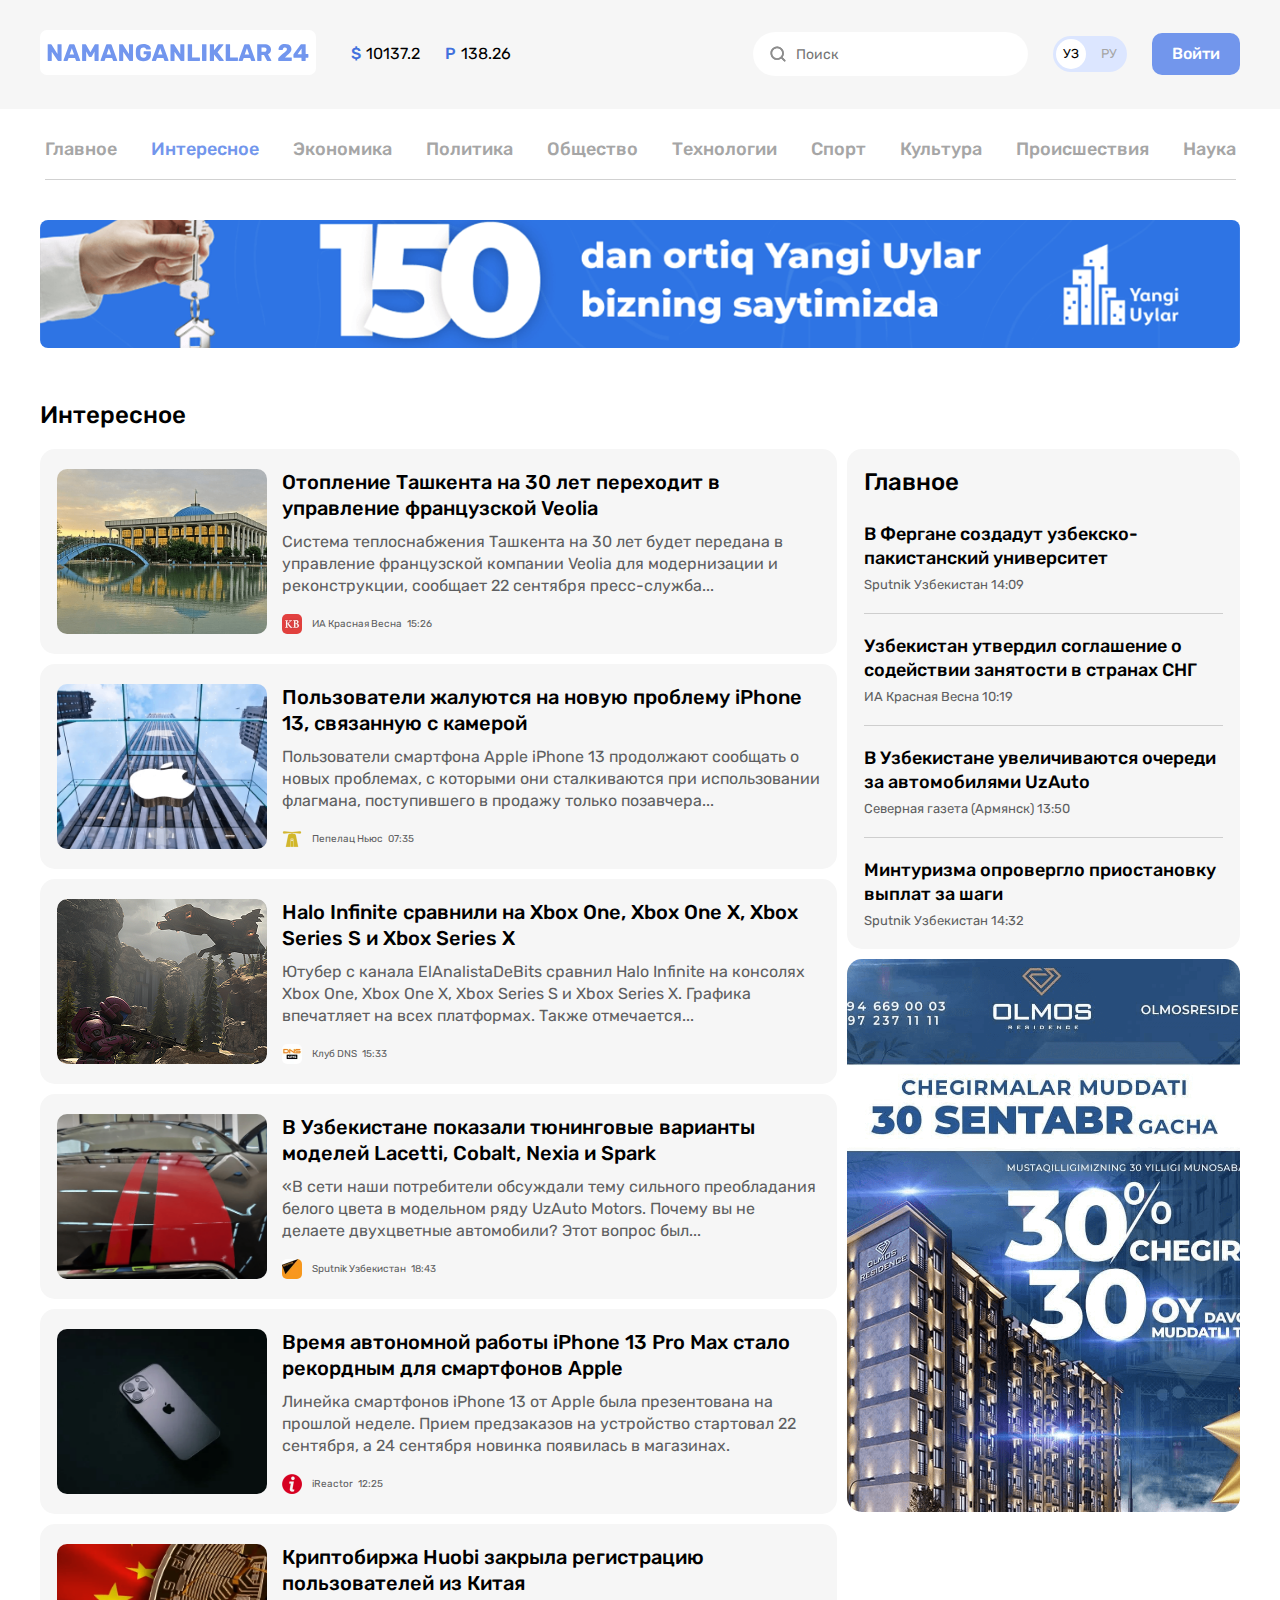
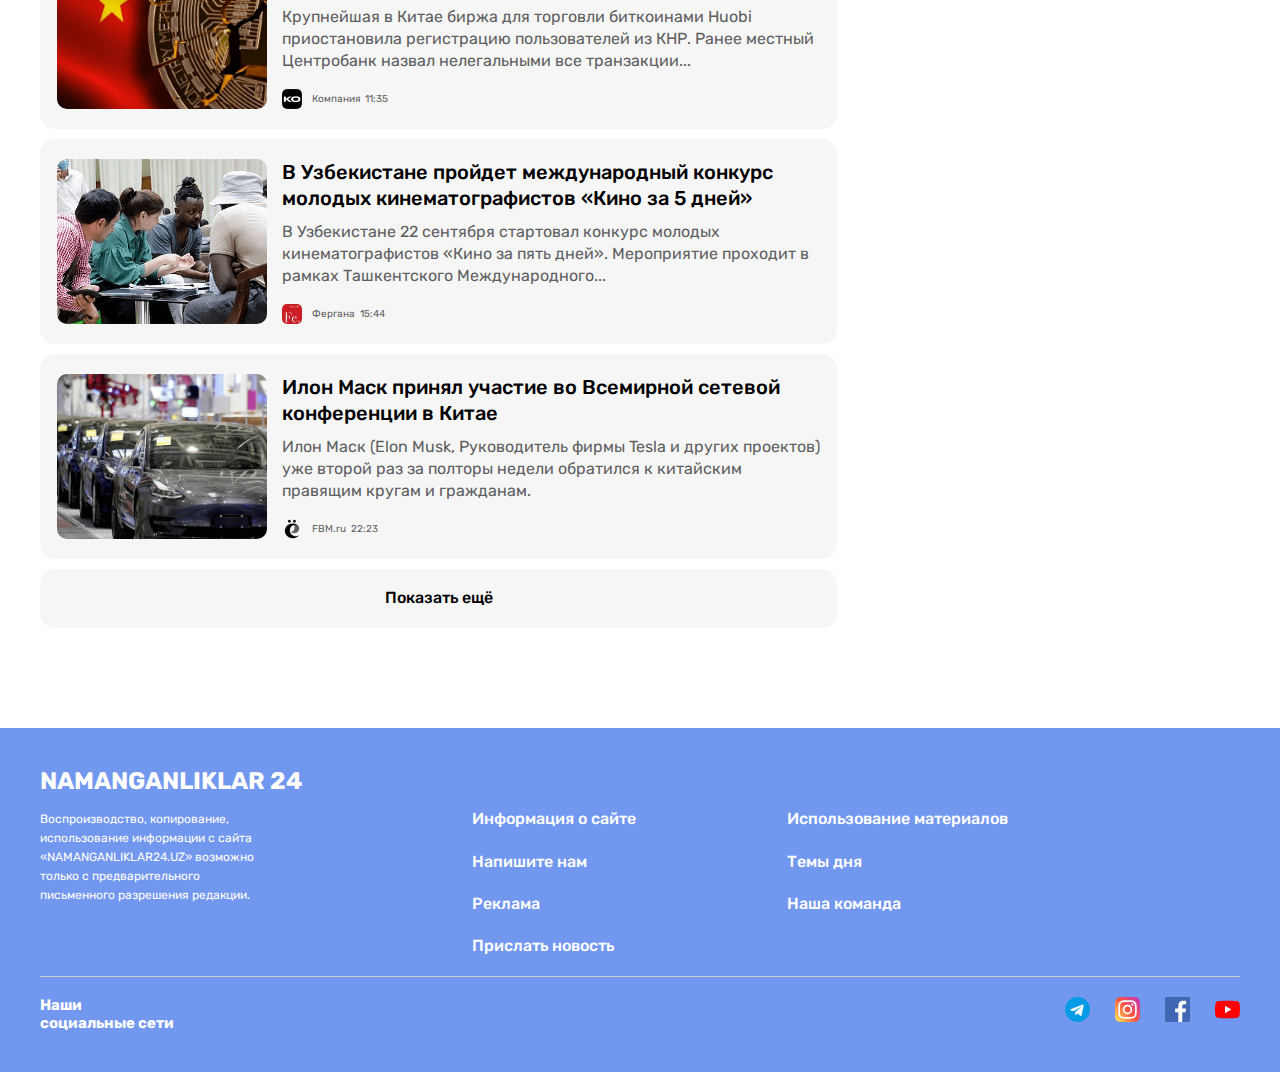
<file: pages/interesting.html>
<!DOCTYPE html>
<html lang="en">
  <head>
    <meta charset="UTF-8" />
    <meta name="viewport" content="width=device-width, initial-scale=1.0" />
    <title>Namanganliklar | Интересное</title>
  </head>
  <link rel="stylesheet" href="../css/main.min.css" />
  <body>
    <header class="header">
      <nav class="sitenav">
        <div class="sitenav__container container">
          <div class="sinenav__container-left">
            <div class="site__logo">
              <a class="site__logo-link" href="../index.html"
                ><img
                  src="../images/site-logo.svg"
                  width="276"
                  height="45"
                  alt="Namanganliklar site logo"
                  class="site__logo-img"
              /></a>
            </div>
            <div class="currencies">
              <p class="currencies usd"><span>$</span> 10137.2</p>
              <p class="currencies rub"><span>P</span> 138.26</p>
            </div>
          </div>

          <div class="sinenav__container-right">
            <form class="sinenav__container-right-search">
              <input
                type="text"
                class="sinenav__container-right-search__input"
                placeholder="Поиск"
              />
            </form>

            <div class="sinenav__container-right__lang">
              <a
                class="sinenav__container-right__lang-uz lang_active"
                href="./interesting.html"
                >УЗ</a
              >
              <a
                class="sinenav__container-right__lang-ru"
                href="./interesting.html"
                >РУ</a
              >
            </div>
            <a href="#" class="btn sinenav__container-right__btn">Войти</a>
          </div>
        </div>
      </nav>
      <div class="sitelink_container container">
        <ul class="sitelink__list">
          <li class="sitelink__list_item">
            <a href="../index.html" class="sitelink__list-link">Главное</a>
          </li>
          <li class="sitelink__list_item">
            <a
              href="./interesting.html"
              class="sitelink__list-link sitelink__list-link-active"
              >Интересное</a
            >
          </li>
          <li class="sitelink__list_item">
            <a href="./ekonomika.html" class="sitelink__list-link">Экономика</a>
          </li>
          <li class="sitelink__list_item">
            <a href="./policy.html" class="sitelink__list-link">Политика</a>
          </li>
          <li class="sitelink__list_item">
            <a href="./society.html" class="sitelink__list-link">Общество</a>
          </li>
          <li class="sitelink__list_item">
            <a href="./technologies.html" class="sitelink__list-link"
              >Технологии</a
            >
          </li>
          <li class="sitelink__list_item">
            <a href="./sport.html" class="sitelink__list-link">Спорт</a>
          </li>
          <li class="sitelink__list_item">
            <a href="./culture.html" class="sitelink__list-link">Культура</a>
          </li>
          <li class="sitelink__list_item">
            <a href="./incidents.html" class="sitelink__list-link"
              >Происшествия</a
            >
          </li>
          <li class="sitelink__list_item">
            <a href="./science.html" class="sitelink__list-link">Наука</a>
          </li>
        </ul>
      </div>
    </header>
    <main class="main">
      <aside class="advertisement">
        <div class="advertisement__container container">
          <a class="advertisement-link" href="#">
            <img
              class="advertisement__image"
              src="../images/icons/yangi-uylar.png"
              width="100%"
              height="128"
              alt=""
          /></a>
        </div>
      </aside>
      <section class="interesting">
        <div class="interesting__container container">
          <h2 class="interesting__title">Интересное</h2>
          <div class="interesting__content">
            <div class="interesting__left-content">
              <article class="interesting__left-item">
                <img
                  src="../images/tashkent.png"
                  alt="Tashkent city view"
                  width="210"
                  height="165"
                  class="interesting__left-img"
                />
                <div>
                  <a
                    href="./articles/interesting/tashkent-issiqlik-tizimi-haqida.html"
                    class="interesting__left-link"
                  >
                    <h2 class="interesting__left-title">
                      Отопление Ташкента на 30 лет переходит в управление
                      французской Veolia
                    </h2>
                    <p class="interesting__left-description">
                      Система теплоснабжения Ташкента на 30 лет будет передана в
                      управление французской компании Veolia для модернизации и
                      реконструкции, сообщает 22 сентября пресс-служба...
                    </p>
                  </a>
                  <div class="interesting__left-official">
                    <img
                      src="../images/icons/red-spring.png"
                      alt=""
                      width="20"
                      height="20"
                    />
                    <p class="interesting__left-official__title">
                      ИА Красная Весна<time
                        datetime="15:26"
                        class="interesting__left-official__time"
                        >15:26</time
                      >
                    </p>
                  </div>
                </div>
              </article>
              <article class="interesting__left-item">
                <img
                  src="../images/apple-companiya.png"
                  alt="Apple company image"
                  width="210"
                  height="165"
                  class="interesting__left-img"
                />
                <div>
                  <a
                    href="./articles/interesting/iphone-13-shikoyatlari-haqida.html"
                    class="interesting__left-link"
                  >
                    <h2 class="interesting__left-title">
                      Пользователи жалуются на новую проблему iPhone 13,
                      связанную с камерой
                    </h2>
                    <p class="interesting__left-description">
                      Пользователи смартфона Apple iPhone 13 продолжают сообщать
                      о новых проблемах, с которыми они сталкиваются при
                      использовании флагмана, поступившего в продажу только
                      позавчера...
                    </p>
                  </a>
                  <div class="interesting__left-official">
                    <img
                      src="../images/icons/pepelas-news.png"
                      alt=""
                      width="20"
                      height="20"
                    />
                    <p class="interesting__left-official__title">
                      Пепелац Ньюс<time
                        datetime="07:35"
                        class="interesting__left-official__time"
                        >07:35</time
                      >
                    </p>
                  </div>
                </div>
              </article>
              <article class="interesting__left-item">
                <img
                  src="../images/game-Xbox.png"
                  alt="xbox hd grafika game image"
                  width="210"
                  height="165"
                  class="interesting__left-img"
                />
                <div>
                  <a
                    href="./articles/interesting/Series-S-va-Xbox-Series-X-haqida.html"
                    class="interesting__left-link"
                  >
                    <h2 class="interesting__left-title">
                      Halo Infinite сравнили на Xbox One, Xbox One X, Xbox
                      Series S и Xbox Series X
                    </h2>
                    <p class="interesting__left-description">
                      Ютубер с канала ElAnalistaDeBits сравнил Halo Infinite на
                      консолях Xbox One, Xbox One X, Xbox Series S и Xbox Series
                      X. Графика впечатляет на всех платформах. Также
                      отмечается...
                    </p>
                  </a>
                  <div class="interesting__left-official">
                    <img
                      src="../images/icons/club-dns.png"
                      alt=""
                      width="20"
                      height="20"
                    />
                    <p class="interesting__left-official__title">
                      Клуб DNS<time
                        datetime="15:33"
                        class="interesting__left-official__time"
                        >15:33</time
                      >
                    </p>
                  </div>
                </div>
              </article>
              <article class="interesting__left-item">
                <img
                  src="../images/uzautomotors.png"
                  alt="uzaftomotors features"
                  width="210"
                  height="165"
                  class="interesting__left-img"
                />
                <div>
                  <a
                    href="./articles/interesting/uzaftomotors-haqida.html"
                    class="interesting__left-link"
                  >
                    <h2 class="interesting__left-title">
                      В Узбекистане показали тюнинговые варианты моделей
                      Lacetti, Cobalt, Nexia и Spark
                    </h2>
                    <p class="interesting__left-description">
                      «В сети наши потребители обсуждали тему сильного
                      преобладания белого цвета в модельном ряду UzAuto Motors.
                      Почему вы не делаете двухцветные автомобили? Этот вопрос
                      был...
                    </p>
                  </a>
                  <div class="interesting__left-official">
                    <img
                      src="../images/icons/sputnik-uzb.png"
                      alt=""
                      width="20"
                      height="20"
                    />
                    <p class="interesting__left-official__title">
                      Sputnik Узбекистан<time
                        datetime="18:43"
                        class="interesting__left-official__time"
                        >18:43</time
                      >
                    </p>
                  </div>
                </div>
              </article>
              <article class="interesting__left-item">
                <img
                  src="../images/iphone-13promax.png"
                  alt="new iphone 13promax"
                  width="210"
                  height="165"
                  class="interesting__left-img"
                />
                <div>
                  <a
                    href="./articles/interesting/apple-13-promax-batareasi-haqida.html"
                    class="interesting__left-link"
                  >
                    <h2 class="interesting__left-title">
                      Время автономной работы iPhone 13 Pro Max стало рекордным
                      для смартфонов Apple
                    </h2>
                    <p class="interesting__left-description">
                      Линейка смартфонов iPhone 13 от Apple была презентована на
                      прошлой неделе. Прием предзаказов на устройство стартовал
                      22 сентября, а 24 сентября новинка появилась в магазинах.
                    </p>
                  </a>
                  <div class="interesting__left-official">
                    <img
                      src="../images/icons/ireactor.png"
                      alt=""
                      width="20"
                      height="20"
                    />
                    <p class="interesting__left-official__title">
                      iReactor<time
                        datetime="12:25"
                        class="interesting__left-official__time"
                        >12:25</time
                      >
                    </p>
                  </div>
                </div>
              </article>
              <article class="interesting__left-item">
                <img
                  src="../images/huobi.png"
                  alt="haubi logo and chinese flag"
                  width="210"
                  height="165"
                  class="interesting__left-img"
                />
                <div>
                  <a
                    href="./articles/interesting/cryptobirja-huobi-va-xitoy-kelishmovchiliklari.html"
                    class="interesting__left-link"
                  >
                    <h2 class="interesting__left-title">
                      Криптобиржа Huobi закрыла регистрацию пользователей из
                      Китая
                    </h2>
                    <p class="interesting__left-description">
                      Крупнейшая в Китае биржа для торговли биткоинами Huobi
                      приостановила регистрацию пользователей из КНР. Ранее
                      местный Центробанк назвал нелегальными все транзакции...
                    </p>
                  </a>
                  <div class="interesting__left-official">
                    <img
                      src="../images/icons/conmapmy.png"
                      alt=""
                      width="20"
                      height="20"
                    />
                    <p class="interesting__left-official__title">
                      Компания<time
                        datetime="11:35"
                        class="interesting__left-official__time"
                        >11:35</time
                      >
                    </p>
                  </div>
                </div>
              </article>
              <article class="interesting__left-item">
                <img
                  src="../images/uzbekistan-cinema.png"
                  alt="pre-international competition poster"
                  width="210"
                  height="165"
                  class="interesting__left-img"
                />
                <div>
                  <a
                    href="./articles/interesting/ozbegistondagi-konkursdan-oldingi-malumotlar.html"
                    class="interesting__left-link"
                  >
                    <h2 class="interesting__left-title">
                      В Узбекистане пройдет международный конкурс молодых
                      кинематографистов «Кино за 5 дней»
                    </h2>
                    <p class="interesting__left-description">
                      В Узбекистане 22 сентября стартовал конкурс молодых
                      кинематографистов «Кино за пять дней». Мероприятие
                      проходит в рамках Ташкентского Международного...
                    </p>
                  </a>
                  <div class="interesting__left-official">
                    <img
                      src="../images/icons/fergana.png"
                      alt=""
                      width="20"
                      height="20"
                    />
                    <p class="interesting__left-official__title">
                      Фергана<time
                        datetime="15:44"
                        class="interesting__left-official__time"
                        >15:44</time
                      >
                    </p>
                  </div>
                </div>
              </article>
              <article class="interesting__left-item">
                <img
                  src="../images/tesla.png"
                  alt="photo from the Tesla factory"
                  width="210"
                  height="165"
                  class="interesting__left-img"
                />
                <div>
                  <a
                    href="./articles/interesting/ilon-musk-xitoydagi-ishtroki-haqida.html"
                    class="interesting__left-link"
                  >
                    <h2 class="interesting__left-title">
                      Илон Маск принял участие во Всемирной сетевой конференции
                      в Китае
                    </h2>
                    <p class="interesting__left-description">
                      Илон Маск (Elon Musk, Руководитель фирмы Tesla и других
                      проектов) уже второй раз за полторы недели обратился к
                      китайским правящим кругам и гражданам.
                    </p>
                  </a>
                  <div class="interesting__left-official">
                    <img
                      src="../images/icons/solenka.png"
                      alt=""
                      width="20"
                      height="20"
                    />
                    <p class="interesting__left-official__title">
                      FBM.ru<time
                        datetime="22:23"
                        class="interesting__left-official__time"
                        >22:23</time
                      >
                    </p>
                  </div>
                </div>
              </article>
              <div class="interesting__left-item view-all">
                <a class="view-all-link" href="./pages/list.html"
                  >Показать ещё</a
                >
              </div>
            </div>

            <div class="interesting__right-content">
              <ul class="interesting__right-list">
                <li>
                  <h2 class="interesting__right__title">Главное</h2>
                </li>
                <li class="interesting__right-item">
                  <a href="">
                    <h2 class="interesting__right-item__title">
                      В Фергане создадут узбекско-пакистанский университет
                    </h2>
                    <span class="interesting__right__official">
                      <p>
                        Sputnik Узбекистан
                        <time datetime="14:09">14:09</time>
                      </p>
                    </span>
                  </a>
                </li>
                <li class="interesting__right-item">
                  <a href="">
                    <h2 class="interesting__right-item__title">
                      Узбекистан утвердил соглашение о содействии занятости в
                      странах СНГ
                    </h2>
                    <span class="interesting__right__official">
                      <p>
                        ИА Красная Весна
                        <time datetime="10:19">10:19</time>
                      </p>
                    </span>
                  </a>
                </li>
                <li class="interesting__right-item">
                  <a href="">
                    <h2 class="interesting__right-item__title">
                      В Узбекистане увеличиваются очереди за автомобилями UzAuto
                    </h2>
                    <span class="interesting__right__official">
                      <p>
                        Северная газета (Армянск)
                        <time datetime="13:50">13:50</time>
                      </p>
                    </span>
                  </a>
                </li>
                <li class="interesting__right-item">
                  <a href="">
                    <h2 class="interesting__right-item__title">
                      Минтуризма опровергло приостановку выплат за шаги
                    </h2>
                    <span class="interesting__right__official">
                      <p>
                        Sputnik Узбекистан
                        <time datetime="14:32">14:32</time>
                      </p>
                    </span>
                  </a>
                </li>
              </ul>
              <aside>
                <a href="">
                  <img
                    class="interesting__right-item_img"
                    src="../images/olmos-recidense.png"
                    alt=""
                /></a>
              </aside>
            </div>
          </div>
        </div>
      </section>
    </main>
    <footer class="footer">
      <div class="footer__container container">
        <div class="footer__contents">
          <h2 class="footer__site__logo">NAMANGANLIKLAR 24</h2>
          <div class="footer__contents_content">
            <p class="footer_content_descraption">
              Воспроизводство, копирование, использование информации с сайта
              «NAMANGANLIKLAR24.UZ» возможно только с предварительного
              письменного разрешения редакции.
            </p>
            <ul class="footer_content-links">
              <li class="footer_content-links-item">
                <a href="#" class="footer_content-link">Информация о сайте</a>
              </li>
              <li class="footer_content-links-item">
                <a href="../pages/contact.html" class="footer_content-link"
                  >Напишите нам</a
                >
              </li>
              <li class="footer_content-links-item">
                <a href="#" class="footer_content-link">Реклама</a>
              </li>
              <li class="footer_content-links-item">
                <a href="#" class="footer_content-link">Прислать новость</a>
              </li>
            </ul>
            <ul class="footer_content-links">
              <li class="footer_content-links-item">
                <a href="#" class="footer_content-link"
                  >Использование материалов</a
                >
              </li>
              <li class="footer_content-links-item">
                <a href="#" class="footer_content-link">Темы дня</a>
              </li>
              <li class="footer_content-links-item">
                <a href="#" class="footer_content-link">Наша команда</a>
              </li>
            </ul>
          </div>
        </div>
        <div class="footer__socals">
          <h2 class="footer__socals-title">
            Наши <br />
            социальные сети
          </h2>
          <ul class="footer__socals-list">
            <li class="footer__socals-list-item">
              <a href="#" class="footer__socals-link"
                ><img
                  src="../images/icons/telegram.svg"
                  width="25"
                  height="25"
                  alt="Telegram icon"
              /></a>
            </li>
            <li class="footer__socals-list-item">
              <a href="#" class="footer__socals-link"
                ><img
                  src="../images/icons/instagram.svg"
                  width="25"
                  height="25"
                  alt="Instagram icon"
              /></a>
            </li>
            <li class="footer__socals-list-item">
              <a href="#" class="footer__socals-link"
                ><img
                  src="../images/icons/facebook.svg"
                  width="25"
                  height="25"
                  alt="Facebook icon"
              /></a>
            </li>
            <li class="footer__socals-list-item">
              <a href="#" class="footer__socals-link">
                <img
                  src="../images/icons/youtube.svg"
                  width="25"
                  height="25"
                  alt="Youtube icon"
              /></a>
            </li>
          </ul>
        </div>
      </div>
    </footer>
  </body>
</html>
</file>
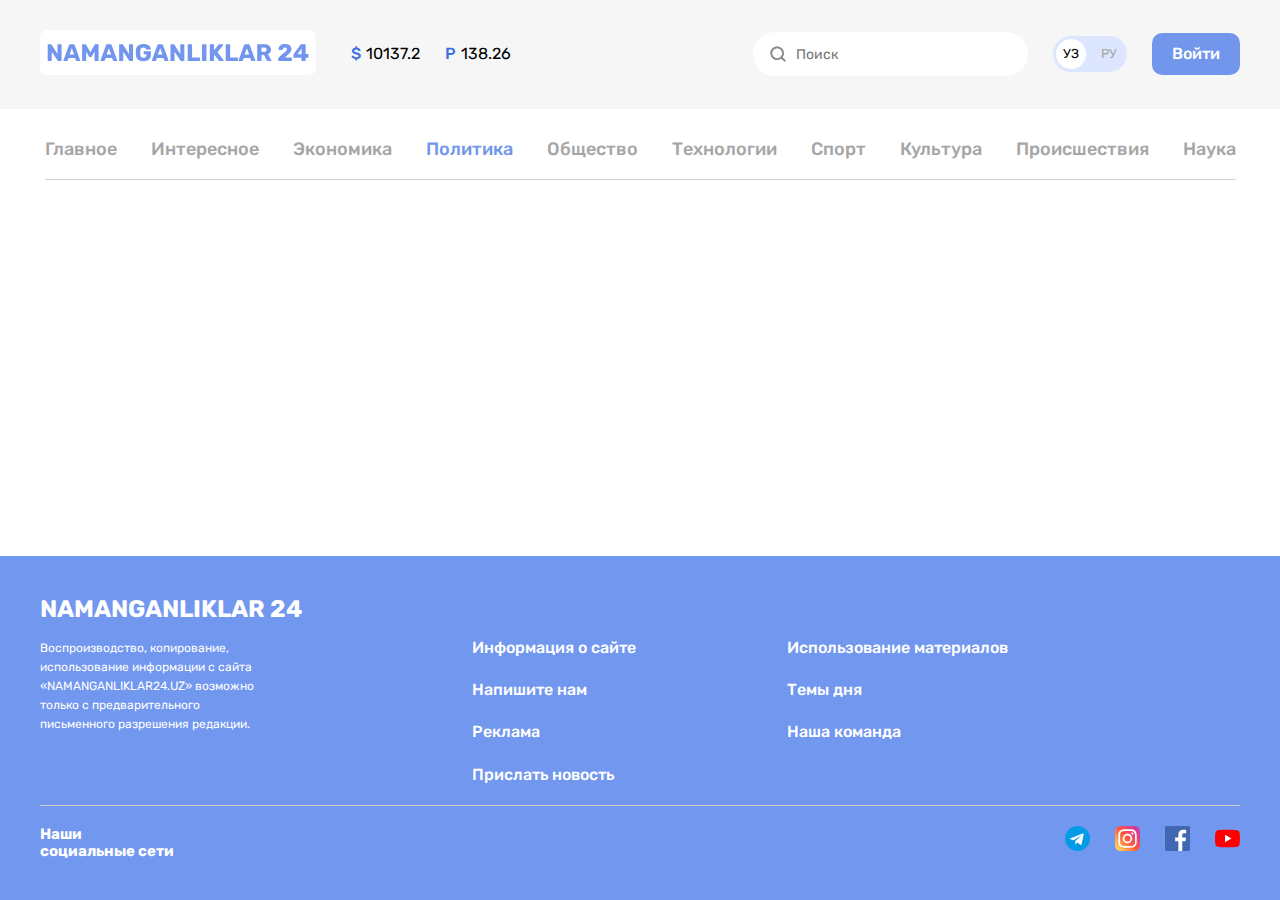
<file: pages/policy.html>
<!DOCTYPE html>
<html lang="en">
  <head>
    <meta charset="UTF-8" />
    <meta name="viewport" content="width=device-width, initial-scale=1.0" />
    <title>Namanganliklar | Политика</title>
  </head>
  <link rel="stylesheet" href="../css/main.min.css" />
  <body>
    <header class="header">
      <nav class="sitenav">
        <div class="sitenav__container container">
          <div class="sinenav__container-left">
            <div class="site__logo">
              <a class="site__logo-link" href="../index.html"
                ><img
                  src="../images/site-logo.svg"
                  width="276"
                  height="45"
                  alt="Namanganliklar site logo"
                  class="site__logo-img"
              /></a>
            </div>
            <div class="currencies">
              <p class="currencies usd"><span>$</span> 10137.2</p>
              <p class="currencies rub"><span>P</span> 138.26</p>
            </div>
          </div>

          <div class="sinenav__container-right">
            <form class="sinenav__container-right-search">
              <input
                type="text"
                class="sinenav__container-right-search__input"
                placeholder="Поиск"
              />
            </form>

            <div class="sinenav__container-right__lang">
              <a class="sinenav__container-right__lang-uz lang_active" href="#"
                >УЗ</a
              >
              <a class="sinenav__container-right__lang-ru" href="#">РУ</a>
            </div>
            <a href="#" class="btn sinenav__container-right__btn">Войти</a>
          </div>
        </div>
      </nav>
      <div class="sitelink_container container">
        <ul class="sitelink__list">
          <li class="sitelink__list_item">
            <a href="../index.html" class="sitelink__list-link">Главное</a>
          </li>
          <li class="sitelink__list_item">
            <a href="./interesting.html" class="sitelink__list-link"
              >Интересное</a
            >
          </li>
          <li class="sitelink__list_item">
            <a href="./ekonomika.html" class="sitelink__list-link">Экономика</a>
          </li>
          <li class="sitelink__list_item">
            <a
              href="./policy.html"
              class="sitelink__list-link sitelink__list-link-active"
              >Политика</a
            >
          </li>
          <li class="sitelink__list_item">
            <a href="./society.html" class="sitelink__list-link">Общество</a>
          </li>
          <li class="sitelink__list_item">
            <a href="./technologies.html" class="sitelink__list-link"
              >Технологии</a
            >
          </li>
          <li class="sitelink__list_item">
            <a href="./sport.html" class="sitelink__list-link">Спорт</a>
          </li>
          <li class="sitelink__list_item">
            <a href="./culture.html" class="sitelink__list-link">Культура</a>
          </li>
          <li class="sitelink__list_item">
            <a href="./incidents.html" class="sitelink__list-link"
              >Происшествия</a
            >
          </li>
          <li class="sitelink__list_item">
            <a href="./science.html" class="sitelink__list-link">Наука</a>
          </li>
        </ul>
      </div>
    </header>
    <main></main>
    <footer class="footer">
      <div class="footer__container container">
        <div class="footer__contents">
          <h2 class="footer__site__logo">NAMANGANLIKLAR 24</h2>
          <div class="footer__contents_content">
            <p class="footer_content_descraption">
              Воспроизводство, копирование, использование информации с сайта
              «NAMANGANLIKLAR24.UZ» возможно только с предварительного
              письменного разрешения редакции.
            </p>
            <ul class="footer_content-links">
              <li class="footer_content-links-item">
                <a href="#" class="footer_content-link">Информация о сайте</a>
              </li>
              <li class="footer_content-links-item">
                <a href="../pages/contact.html" class="footer_content-link">Напишите нам</a>
              </li>
              <li class="footer_content-links-item">
                <a href="#" class="footer_content-link">Реклама</a>
              </li>
              <li class="footer_content-links-item">
                <a href="#" class="footer_content-link">Прислать новость</a>
              </li>
            </ul>
            <ul class="footer_content-links">
              <li class="footer_content-links-item">
                <a href="#" class="footer_content-link"
                  >Использование материалов</a
                >
              </li>
              <li class="footer_content-links-item">
                <a href="#" class="footer_content-link">Темы дня</a>
              </li>
              <li class="footer_content-links-item">
                <a href="#" class="footer_content-link">Наша команда</a>
              </li>
            </ul>
          </div>
        </div>
        <div class="footer__socals">
          <h2 class="footer__socals-title">
            Наши <br />
            социальные сети
          </h2>
          <ul class="footer__socals-list">
            <li class="footer__socals-list-item">
              <a href="#" class="footer__socals-link"
                ><img
                  src="../images/icons/telegram.svg"
                  width="25"
                  height="25"
                  alt="Telegram icon"
              /></a>
            </li>
            <li class="footer__socals-list-item">
              <a href="#" class="footer__socals-link"
                ><img
                  src="../images/icons/instagram.svg"
                  width="25"
                  height="25"
                  alt="Instagram icon"
              /></a>
            </li>
            <li class="footer__socals-list-item">
              <a href="#" class="footer__socals-link"
                ><img
                  src="../images/icons/facebook.svg"
                  width="25"
                  height="25"
                  alt="Facebook icon"
              /></a>
            </li>
            <li class="footer__socals-list-item">
              <a href="#" class="footer__socals-link">
                <img
                  src="../images/icons/youtube.svg"
                  width="25"
                  height="25"
                  alt="Youtube icon"
              /></a>
            </li>
          </ul>
        </div>
      </div>
    </footer>
  </body>
</html>
</file>
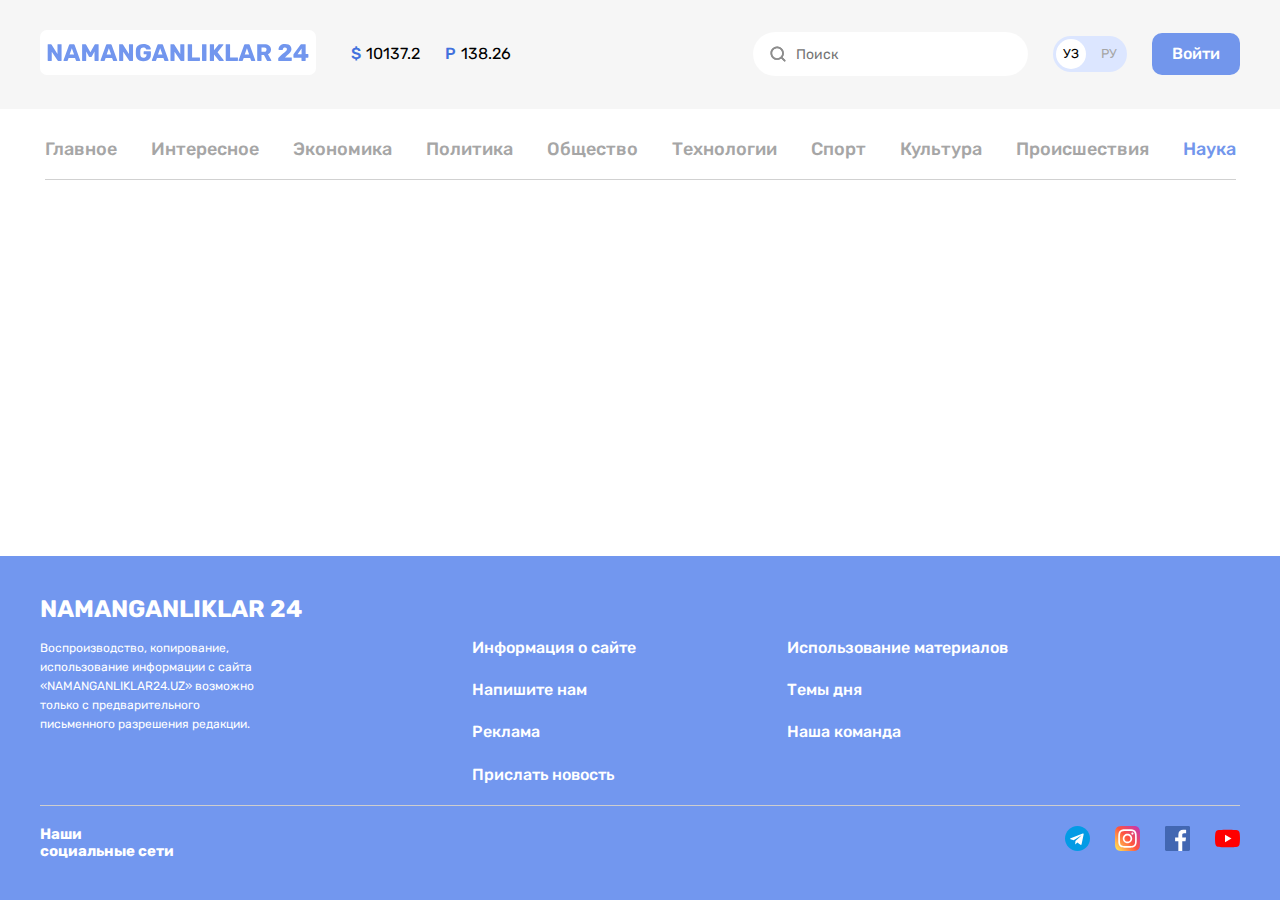
<file: pages/science.html>
<!DOCTYPE html>
<html lang="en">
  <head>
    <meta charset="UTF-8" />
    <meta name="viewport" content="width=device-width, initial-scale=1.0" />
    <title>Namanganliklar | Наука</title>
  </head>
  <link rel="stylesheet" href="../css/main.min.css" />
  <body>
    <header class="header">
      <nav class="sitenav">
        <div class="sitenav__container container">
          <div class="sinenav__container-left">
            <div class="site__logo">
              <a class="site__logo-link" href="../index.html"
                ><img
                  src="../images/site-logo.svg"
                  width="276"
                  height="45"
                  alt="Namanganliklar site logo"
                  class="site__logo-img"
              /></a>
            </div>
            <div class="currencies">
              <p class="currencies usd"><span>$</span> 10137.2</p>
              <p class="currencies rub"><span>P</span> 138.26</p>
            </div>
          </div>

          <div class="sinenav__container-right">
            <form class="sinenav__container-right-search">
              <input
                type="text"
                class="sinenav__container-right-search__input"
                placeholder="Поиск"
              />
            </form>

            <div class="sinenav__container-right__lang">
              <a class="sinenav__container-right__lang-uz lang_active" href="#"
                >УЗ</a
              >
              <a class="sinenav__container-right__lang-ru" href="#">РУ</a>
            </div>
            <a href="#" class="btn sinenav__container-right__btn">Войти</a>
          </div>
        </div>
      </nav>
      <div class="sitelink_container container">
        <ul class="sitelink__list">
          <li class="sitelink__list_item">
            <a href="../index.html" class="sitelink__list-link">Главное</a>
          </li>
          <li class="sitelink__list_item">
            <a href="./interesting.html" class="sitelink__list-link"
              >Интересное</a
            >
          </li>
          <li class="sitelink__list_item">
            <a href="./ekonomika.html" class="sitelink__list-link">Экономика</a>
          </li>
          <li class="sitelink__list_item">
            <a href="./policy.html" class="sitelink__list-link">Политика</a>
          </li>
          <li class="sitelink__list_item">
            <a href="./society.html" class="sitelink__list-link">Общество</a>
          </li>
          <li class="sitelink__list_item">
            <a href="./technologies.html" class="sitelink__list-link"
              >Технологии</a
            >
          </li>
          <li class="sitelink__list_item">
            <a href="./sport.html" class="sitelink__list-link">Спорт</a>
          </li>
          <li class="sitelink__list_item">
            <a href="./culture.html" class="sitelink__list-link">Культура</a>
          </li>
          <li class="sitelink__list_item">
            <a href="./incidents.html" class="sitelink__list-link"
              >Происшествия</a
            >
          </li>
          <li class="sitelink__list_item">
            <a
              href="./science.html"
              class="sitelink__list-link sitelink__list-link-active"
              >Наука</a
            >
          </li>
        </ul>
      </div>
    </header>
    <main></main>
    <footer class="footer">
      <div class="footer__container container">
        <div class="footer__contents">
          <h2 class="footer__site__logo">NAMANGANLIKLAR 24</h2>
          <div class="footer__contents_content">
            <p class="footer_content_descraption">
              Воспроизводство, копирование, использование информации с сайта
              «NAMANGANLIKLAR24.UZ» возможно только с предварительного
              письменного разрешения редакции.
            </p>
            <ul class="footer_content-links">
              <li class="footer_content-links-item">
                <a href="#" class="footer_content-link">Информация о сайте</a>
              </li>
              <li class="footer_content-links-item">
                <a href="#" class="footer_content-link">Напишите нам</a>
              </li>
              <li class="footer_content-links-item">
                <a href="#" class="footer_content-link">Реклама</a>
              </li>
              <li class="footer_content-links-item">
                <a href="#" class="footer_content-link">Прислать новость</a>
              </li>
            </ul>
            <ul class="footer_content-links">
              <li class="footer_content-links-item">
                <a href="#" class="footer_content-link"
                  >Использование материалов</a
                >
              </li>
              <li class="footer_content-links-item">
                <a href="#" class="footer_content-link">Темы дня</a>
              </li>
              <li class="footer_content-links-item">
                <a href="#" class="footer_content-link">Наша команда</a>
              </li>
            </ul>
          </div>
        </div>
        <div class="footer__socals">
          <h2 class="footer__socals-title">
            Наши <br />
            социальные сети
          </h2>
          <ul class="footer__socals-list">
            <li class="footer__socals-list-item">
              <a href="#" class="footer__socals-link"
                ><img
                  src="../images/icons/telegram.svg"
                  width="25"
                  height="25"
                  alt="Telegram icon"
              /></a>
            </li>
            <li class="footer__socals-list-item">
              <a href="#" class="footer__socals-link"
                ><img
                  src="../images/icons/instagram.svg"
                  width="25"
                  height="25"
                  alt="Instagram icon"
              /></a>
            </li>
            <li class="footer__socals-list-item">
              <a href="#" class="footer__socals-link"
                ><img
                  src="../images/icons/facebook.svg"
                  width="25"
                  height="25"
                  alt="Facebook icon"
              /></a>
            </li>
            <li class="footer__socals-list-item">
              <a href="#" class="footer__socals-link">
                <img
                  src="../images/icons/youtube.svg"
                  width="25"
                  height="25"
                  alt="Youtube icon"
              /></a>
            </li>
          </ul>
        </div>
      </div>
    </footer>
  </body>
</html>
</file>
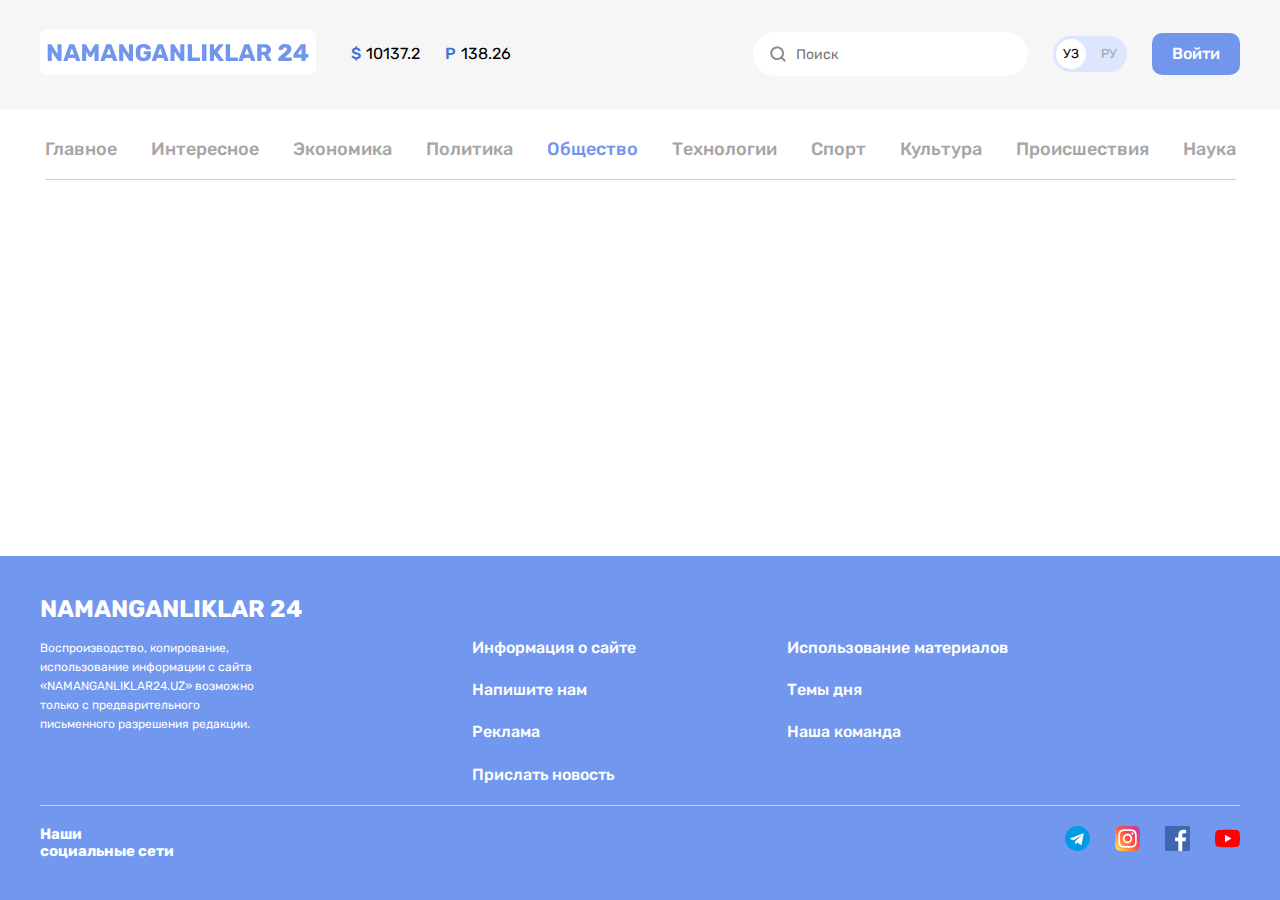
<file: pages/society.html>
<!DOCTYPE html>
<html lang="en">
  <head>
    <meta charset="UTF-8" />
    <meta name="viewport" content="width=device-width, initial-scale=1.0" />
    <title>Namanganliklar | Общество</title>
  </head>
  <link rel="stylesheet" href="../css/main.min.css" />
  <body>
    <header class="header">
      <nav class="sitenav">
        <div class="sitenav__container container">
          <div class="sinenav__container-left">
            <div class="site__logo">
              <a class="site__logo-link" href="../index.html"
                ><img
                  src="../images/site-logo.svg"
                  width="276"
                  height="45"
                  alt="Namanganliklar site logo"
                  class="site__logo-img"
              /></a>
            </div>
            <div class="currencies">
              <p class="currencies usd"><span>$</span> 10137.2</p>
              <p class="currencies rub"><span>P</span> 138.26</p>
            </div>
          </div>

          <div class="sinenav__container-right">
            <form class="sinenav__container-right-search">
              <input
                type="text"
                class="sinenav__container-right-search__input"
                placeholder="Поиск"
              />
            </form>

            <div class="sinenav__container-right__lang">
              <a class="sinenav__container-right__lang-uz lang_active" href="#"
                >УЗ</a
              >
              <a class="sinenav__container-right__lang-ru" href="#">РУ</a>
            </div>
            <a href="#" class="btn sinenav__container-right__btn">Войти</a>
          </div>
        </div>
      </nav>
      <div class="sitelink_container container">
        <ul class="sitelink__list">
          <li class="sitelink__list_item">
            <a href="../index.html" class="sitelink__list-link">Главное</a>
          </li>
          <li class="sitelink__list_item">
            <a href="./interesting.html" class="sitelink__list-link"
              >Интересное</a
            >
          </li>
          <li class="sitelink__list_item">
            <a href="./ekonomika.html" class="sitelink__list-link">Экономика</a>
          </li>
          <li class="sitelink__list_item">
            <a href="./policy.html" class="sitelink__list-link">Политика</a>
          </li>
          <li class="sitelink__list_item">
            <a
              href="./society.html"
              class="sitelink__list-link sitelink__list-link-active"
              >Общество</a
            >
          </li>
          <li class="sitelink__list_item">
            <a href="./technologies.html" class="sitelink__list-link"
              >Технологии</a
            >
          </li>
          <li class="sitelink__list_item">
            <a href="./sport.html" class="sitelink__list-link">Спорт</a>
          </li>
          <li class="sitelink__list_item">
            <a href="./culture.html" class="sitelink__list-link">Культура</a>
          </li>
          <li class="sitelink__list_item">
            <a href="./incidents.html" class="sitelink__list-link"
              >Происшествия</a
            >
          </li>
          <li class="sitelink__list_item">
            <a href="./science.html" class="sitelink__list-link">Наука</a>
          </li>
        </ul>
      </div>
    </header>
    <main></main>
    <footer class="footer">
      <div class="footer__container container">
        <div class="footer__contents">
          <h2 class="footer__site__logo">NAMANGANLIKLAR 24</h2>
          <div class="footer__contents_content">
            <p class="footer_content_descraption">
              Воспроизводство, копирование, использование информации с сайта
              «NAMANGANLIKLAR24.UZ» возможно только с предварительного
              письменного разрешения редакции.
            </p>
            <ul class="footer_content-links">
              <li class="footer_content-links-item">
                <a href="#" class="footer_content-link">Информация о сайте</a>
              </li>
              <li class="footer_content-links-item">
                <a href="../pages/contact.html" class="footer_content-link">Напишите нам</a>
              </li>
              <li class="footer_content-links-item">
                <a href="#" class="footer_content-link">Реклама</a>
              </li>
              <li class="footer_content-links-item">
                <a href="#" class="footer_content-link">Прислать новость</a>
              </li>
            </ul>
            <ul class="footer_content-links">
              <li class="footer_content-links-item">
                <a href="#" class="footer_content-link"
                  >Использование материалов</a
                >
              </li>
              <li class="footer_content-links-item">
                <a href="#" class="footer_content-link">Темы дня</a>
              </li>
              <li class="footer_content-links-item">
                <a href="#" class="footer_content-link">Наша команда</a>
              </li>
            </ul>
          </div>
        </div>
        <div class="footer__socals">
          <h2 class="footer__socals-title">
            Наши <br />
            социальные сети
          </h2>
          <ul class="footer__socals-list">
            <li class="footer__socals-list-item">
              <a href="#" class="footer__socals-link"
                ><img
                  src="../images/icons/telegram.svg"
                  width="25"
                  height="25"
                  alt="Telegram icon"
              /></a>
            </li>
            <li class="footer__socals-list-item">
              <a href="#" class="footer__socals-link"
                ><img
                  src="../images/icons/instagram.svg"
                  width="25"
                  height="25"
                  alt="Instagram icon"
              /></a>
            </li>
            <li class="footer__socals-list-item">
              <a href="#" class="footer__socals-link"
                ><img
                  src="../images/icons/facebook.svg"
                  width="25"
                  height="25"
                  alt="Facebook icon"
              /></a>
            </li>
            <li class="footer__socals-list-item">
              <a href="#" class="footer__socals-link">
                <img
                  src="../images/icons/youtube.svg"
                  width="25"
                  height="25"
                  alt="Youtube icon"
              /></a>
            </li>
          </ul>
        </div>
      </div>
    </footer>
  </body>
</html>
</file>
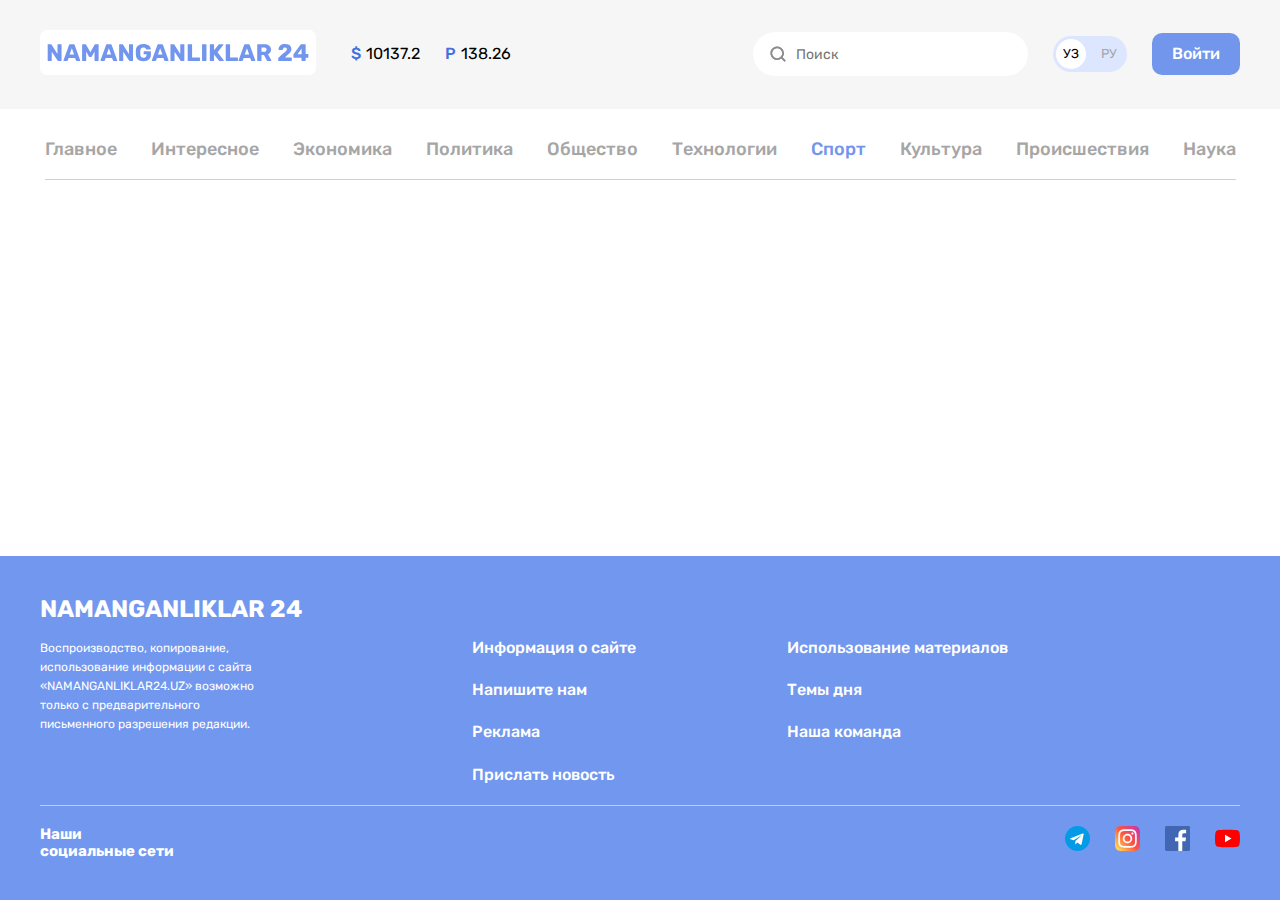
<file: pages/sport.html>
<!DOCTYPE html>
<html lang="en">
  <head>
    <meta charset="UTF-8" />
    <meta name="viewport" content="width=device-width, initial-scale=1.0" />
    <title>Namanganliklar | Спорт</title>
  </head>
  <link rel="stylesheet" href="../css/main.min.css" />
  <body>
    <header class="header">
      <nav class="sitenav">
        <div class="sitenav__container container">
          <div class="sinenav__container-left">
            <div class="site__logo">
              <a class="site__logo-link" href="../index.html"
                ><img
                  src="../images/site-logo.svg"
                  width="276"
                  height="45"
                  alt="Namanganliklar site logo"
                  class="site__logo-img"
              /></a>
            </div>
            <div class="currencies">
              <p class="currencies usd"><span>$</span> 10137.2</p>
              <p class="currencies rub"><span>P</span> 138.26</p>
            </div>
          </div>

          <div class="sinenav__container-right">
            <form class="sinenav__container-right-search">
              <input
                type="text"
                class="sinenav__container-right-search__input"
                placeholder="Поиск"
              />
            </form>

            <div class="sinenav__container-right__lang">
              <a class="sinenav__container-right__lang-uz lang_active" href="#"
                >УЗ</a
              >
              <a class="sinenav__container-right__lang-ru" href="#">РУ</a>
            </div>
            <a href="#" class="btn sinenav__container-right__btn">Войти</a>
          </div>
        </div>
      </nav>
      <div class="sitelink_container container">
        <ul class="sitelink__list">
          <li class="sitelink__list_item">
            <a href="../index.html" class="sitelink__list-link">Главное</a>
          </li>
          <li class="sitelink__list_item">
            <a href="./interesting.html" class="sitelink__list-link"
              >Интересное</a
            >
          </li>
          <li class="sitelink__list_item">
            <a href="./ekonomika.html" class="sitelink__list-link">Экономика</a>
          </li>
          <li class="sitelink__list_item">
            <a href="./policy.html" class="sitelink__list-link">Политика</a>
          </li>
          <li class="sitelink__list_item">
            <a href="./society.html" class="sitelink__list-link">Общество</a>
          </li>
          <li class="sitelink__list_item">
            <a href="./technologies.html" class="sitelink__list-link"
              >Технологии</a
            >
          </li>
          <li class="sitelink__list_item">
            <a
              href="./sport.html"
              class="sitelink__list-link sitelink__list-link-active"
              >Спорт</a
            >
          </li>
          <li class="sitelink__list_item">
            <a href="./culture.html" class="sitelink__list-link">Культура</a>
          </li>
          <li class="sitelink__list_item">
            <a href="./incidents.html" class="sitelink__list-link"
              >Происшествия</a
            >
          </li>
          <li class="sitelink__list_item">
            <a href="./science.html" class="sitelink__list-link">Наука</a>
          </li>
        </ul>
      </div>
    </header>
    <main></main>
    <footer class="footer">
      <div class="footer__container container">
        <div class="footer__contents">
          <h2 class="footer__site__logo">NAMANGANLIKLAR 24</h2>
          <div class="footer__contents_content">
            <p class="footer_content_descraption">
              Воспроизводство, копирование, использование информации с сайта
              «NAMANGANLIKLAR24.UZ» возможно только с предварительного
              письменного разрешения редакции.
            </p>
            <ul class="footer_content-links">
              <li class="footer_content-links-item">
                <a href="#" class="footer_content-link">Информация о сайте</a>
              </li>
              <li class="footer_content-links-item">
                <a href="../pages/contact.html" class="footer_content-link"
                  >Напишите нам</a
                >
              </li>
              <li class="footer_content-links-item">
                <a href="#" class="footer_content-link">Реклама</a>
              </li>
              <li class="footer_content-links-item">
                <a href="#" class="footer_content-link">Прислать новость</a>
              </li>
            </ul>
            <ul class="footer_content-links">
              <li class="footer_content-links-item">
                <a href="#" class="footer_content-link"
                  >Использование материалов</a
                >
              </li>
              <li class="footer_content-links-item">
                <a href="#" class="footer_content-link">Темы дня</a>
              </li>
              <li class="footer_content-links-item">
                <a href="#" class="footer_content-link">Наша команда</a>
              </li>
            </ul>
          </div>
        </div>
        <div class="footer__socals">
          <h2 class="footer__socals-title">
            Наши <br />
            социальные сети
          </h2>
          <ul class="footer__socals-list">
            <li class="footer__socals-list-item">
              <a href="#" class="footer__socals-link"
                ><img
                  src="../images/icons/telegram.svg"
                  width="25"
                  height="25"
                  alt="Telegram icon"
              /></a>
            </li>
            <li class="footer__socals-list-item">
              <a href="#" class="footer__socals-link"
                ><img
                  src="../images/icons/instagram.svg"
                  width="25"
                  height="25"
                  alt="Instagram icon"
              /></a>
            </li>
            <li class="footer__socals-list-item">
              <a href="#" class="footer__socals-link"
                ><img
                  src="../images/icons/facebook.svg"
                  width="25"
                  height="25"
                  alt="Facebook icon"
              /></a>
            </li>
            <li class="footer__socals-list-item">
              <a href="#" class="footer__socals-link">
                <img
                  src="../images/icons/youtube.svg"
                  width="25"
                  height="25"
                  alt="Youtube icon"
              /></a>
            </li>
          </ul>
        </div>
      </div>
    </footer>
  </body>
</html>
</file>
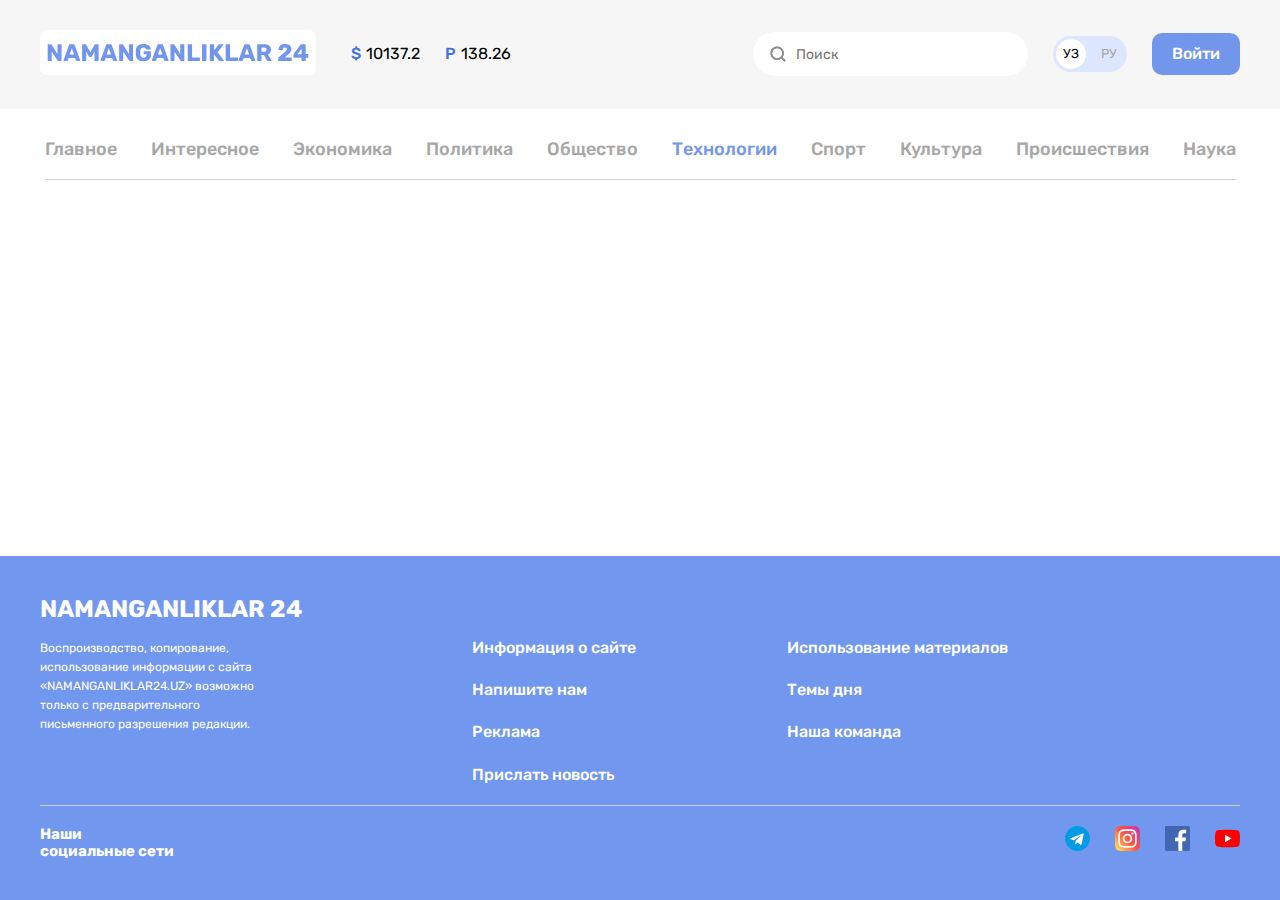
<file: pages/technologies.html>
<!DOCTYPE html>
<html lang="en">
  <head>
    <meta charset="UTF-8" />
    <meta name="viewport" content="width=device-width, initial-scale=1.0" />
    <title>Namanganliklar | Технологии</title>
  </head>
  <link rel="stylesheet" href="../css/main.min.css" />
  <body>
    <header class="header">
      <nav class="sitenav">
        <div class="sitenav__container container">
          <div class="sinenav__container-left">
            <div class="site__logo">
              <a class="site__logo-link" href="../index.html"
                ><img
                  src="../images/site-logo.svg"
                  width="276"
                  height="45"
                  alt="Namanganliklar site logo"
                  class="site__logo-img"
              /></a>
            </div>
            <div class="currencies">
              <p class="currencies usd"><span>$</span> 10137.2</p>
              <p class="currencies rub"><span>P</span> 138.26</p>
            </div>
          </div>

          <div class="sinenav__container-right">
            <form class="sinenav__container-right-search">
              <input
                type="text"
                class="sinenav__container-right-search__input"
                placeholder="Поиск"
              />
            </form>

            <div class="sinenav__container-right__lang">
              <a class="sinenav__container-right__lang-uz lang_active" href="#"
                >УЗ</a
              >
              <a class="sinenav__container-right__lang-ru" href="#">РУ</a>
            </div>
            <a href="#" class="btn sinenav__container-right__btn">Войти</a>
          </div>
        </div>
      </nav>
      <div class="sitelink_container container">
        <ul class="sitelink__list">
          <li class="sitelink__list_item">
            <a href="../index.html" class="sitelink__list-link">Главное</a>
          </li>
          <li class="sitelink__list_item">
            <a href="./interesting.html" class="sitelink__list-link"
              >Интересное</a
            >
          </li>
          <li class="sitelink__list_item">
            <a href="./ekonomika.html" class="sitelink__list-link">Экономика</a>
          </li>
          <li class="sitelink__list_item">
            <a href="./policy.html" class="sitelink__list-link">Политика</a>
          </li>
          <li class="sitelink__list_item">
            <a href="./society.html" class="sitelink__list-link">Общество</a>
          </li>
          <li class="sitelink__list_item">
            <a
              href="./technologies.html"
              class="sitelink__list-link sitelink__list-link-active"
              >Технологии</a
            >
          </li>
          <li class="sitelink__list_item">
            <a href="./sport.html" class="sitelink__list-link">Спорт</a>
          </li>
          <li class="sitelink__list_item">
            <a href="./culture.html" class="sitelink__list-link">Культура</a>
          </li>
          <li class="sitelink__list_item">
            <a href="./incidents.html" class="sitelink__list-link"
              >Происшествия</a
            >
          </li>
          <li class="sitelink__list_item">
            <a href="./science.html" class="sitelink__list-link">Наука</a>
          </li>
        </ul>
      </div>
    </header>
    <main></main>
    <footer class="footer">
      <div class="footer__container container">
        <div class="footer__contents">
          <h2 class="footer__site__logo">NAMANGANLIKLAR 24</h2>
          <div class="footer__contents_content">
            <p class="footer_content_descraption">
              Воспроизводство, копирование, использование информации с сайта
              «NAMANGANLIKLAR24.UZ» возможно только с предварительного
              письменного разрешения редакции.
            </p>
            <ul class="footer_content-links">
              <li class="footer_content-links-item">
                <a href="#" class="footer_content-link">Информация о сайте</a>
              </li>
              <li class="footer_content-links-item">
                <a href="../pages/contact.html" class="footer_content-link"
                  >Напишите нам</a
                >
              </li>
              <li class="footer_content-links-item">
                <a href="#" class="footer_content-link">Реклама</a>
              </li>
              <li class="footer_content-links-item">
                <a href="#" class="footer_content-link">Прислать новость</a>
              </li>
            </ul>
            <ul class="footer_content-links">
              <li class="footer_content-links-item">
                <a href="#" class="footer_content-link"
                  >Использование материалов</a
                >
              </li>
              <li class="footer_content-links-item">
                <a href="#" class="footer_content-link">Темы дня</a>
              </li>
              <li class="footer_content-links-item">
                <a href="#" class="footer_content-link">Наша команда</a>
              </li>
            </ul>
          </div>
        </div>
        <div class="footer__socals">
          <h2 class="footer__socals-title">
            Наши <br />
            социальные сети
          </h2>
          <ul class="footer__socals-list">
            <li class="footer__socals-list-item">
              <a href="#" class="footer__socals-link"
                ><img
                  src="../images/icons/telegram.svg"
                  width="25"
                  height="25"
                  alt="Telegram icon"
              /></a>
            </li>
            <li class="footer__socals-list-item">
              <a href="#" class="footer__socals-link"
                ><img
                  src="../images/icons/instagram.svg"
                  width="25"
                  height="25"
                  alt="Instagram icon"
              /></a>
            </li>
            <li class="footer__socals-list-item">
              <a href="#" class="footer__socals-link"
                ><img
                  src="../images/icons/facebook.svg"
                  width="25"
                  height="25"
                  alt="Facebook icon"
              /></a>
            </li>
            <li class="footer__socals-list-item">
              <a href="#" class="footer__socals-link">
                <img
                  src="../images/icons/youtube.svg"
                  width="25"
                  height="25"
                  alt="Youtube icon"
              /></a>
            </li>
          </ul>
        </div>
      </div>
    </footer>
  </body>
</html>
</file>
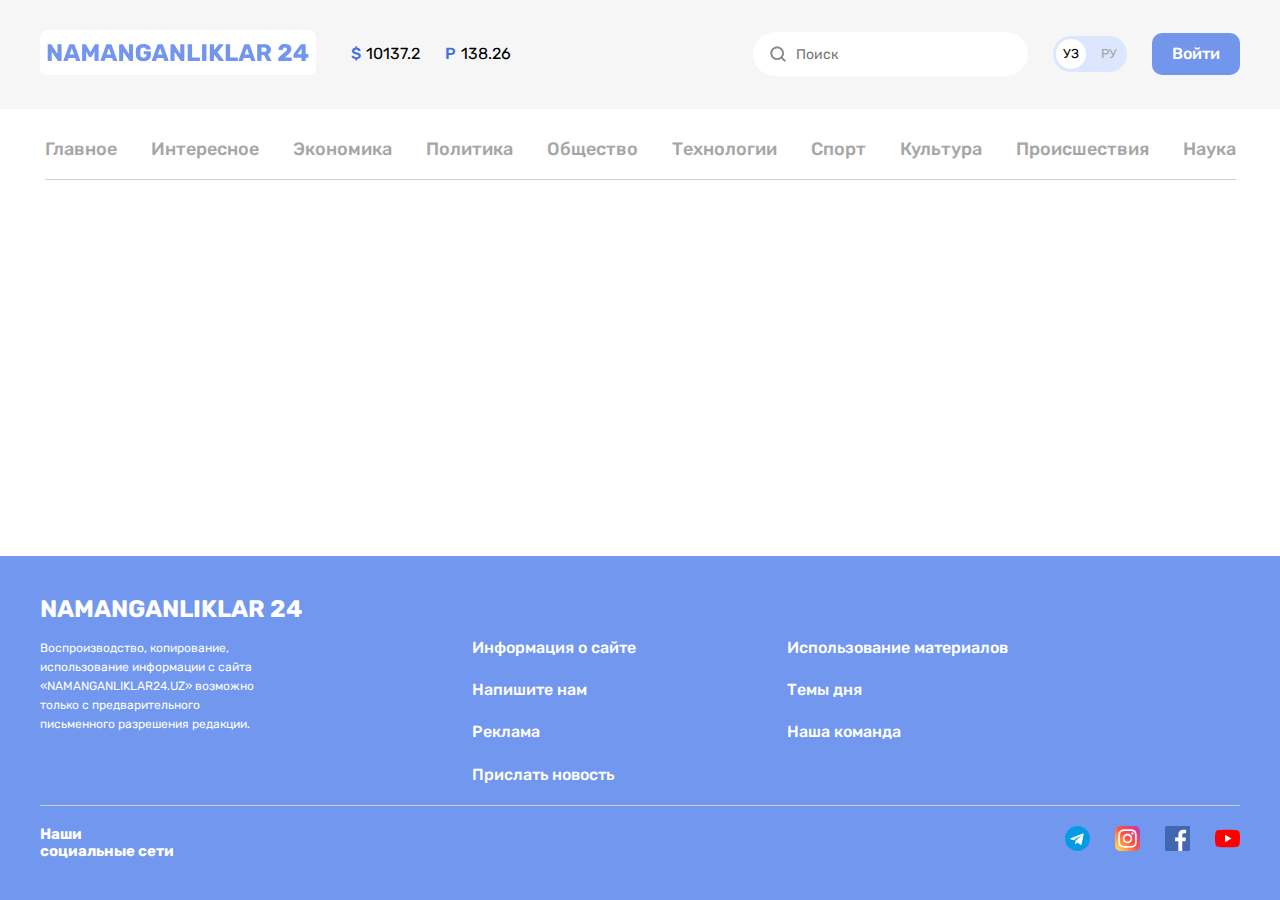
<file: pages/articles/interesting/apple-13-promax-batareasi-haqida.html>
<!DOCTYPE html>
<html lang="en">
  <head>
    <meta charset="UTF-8" />
    <meta name="viewport" content="width=device-width, initial-scale=1.0" />
    <title>Namanganliklar | Интересное</title>
  </head>
  <link rel="stylesheet" href="../../../css/main.min.css" />
  <body>
    <header class="header">
      <nav class="sitenav">
        <div class="sitenav__container container">
          <div class="sinenav__container-left">
            <div class="site__logo">
              <a class="site__logo-link" href="../../../index.html"
                ><img
                  src="../../../images/site-logo.svg"
                  width="276"
                  height="45"
                  alt="Namanganliklar site logo"
                  class="site__logo-img"
              /></a>
            </div>
            <div class="currencies">
              <p class="currencies usd"><span>$</span> 10137.2</p>
              <p class="currencies rub"><span>P</span> 138.26</p>
            </div>
          </div>

          <div class="sinenav__container-right">
            <form class="sinenav__container-right-search">
              <input
                type="text"
                class="sinenav__container-right-search__input"
                placeholder="Поиск"
              />
            </form>

            <div class="sinenav__container-right__lang">
              <a
                class="sinenav__container-right__lang-uz lang_active"
                href="./tashkent-issiqlik-tizimi-haqida.html"
                >УЗ</a
              >
              <a
                class="sinenav__container-right__lang-ru"
                href="./tashkent-issiqlik-tizimi-haqida.html"
                >РУ</a
              >
            </div>
            <a href="#" class="btn sinenav__container-right__btn">Войти</a>
          </div>
        </div>
      </nav>
      <div class="sitelink_container container">
        <ul class="sitelink__list">
          <li class="sitelink__list_item">
            <a href="../../../index.html" class="sitelink__list-link"
              >Главное</a
            >
          </li>
          <li class="sitelink__list_item">
            <a href="../../interesting.html" class="sitelink__list-link"
              >Интересное</a
            >
          </li>
          <li class="sitelink__list_item">
            <a href="../../ekonomika.html" class="sitelink__list-link"
              >Экономика</a
            >
          </li>
          <li class="sitelink__list_item">
            <a href="../../policy.html" class="sitelink__list-link">Политика</a>
          </li>
          <li class="sitelink__list_item">
            <a href="../../society.html" class="sitelink__list-link"
              >Общество</a
            >
          </li>
          <li class="sitelink__list_item">
            <a href="../../technologies.html" class="sitelink__list-link"
              >Технологии</a
            >
          </li>
          <li class="sitelink__list_item">
            <a href="../../sport.html" class="sitelink__list-link">Спорт</a>
          </li>
          <li class="sitelink__list_item">
            <a href="../../culture.html" class="sitelink__list-link"
              >Культура</a
            >
          </li>
          <li class="sitelink__list_item">
            <a href="../../incidents.html" class="sitelink__list-link"
              >Происшествия</a
            >
          </li>
          <li class="sitelink__list_item">
            <a href="../../science.html" class="sitelink__list-link">Наука</a>
          </li>
        </ul>
      </div>
    </header>
    <main class="main"></main>
    <footer class="footer">
      <div class="footer__container container">
        <div class="footer__contents">
          <h2 class="footer__site__logo">NAMANGANLIKLAR 24</h2>
          <div class="footer__contents_content">
            <p class="footer_content_descraption">
              Воспроизводство, копирование, использование информации с сайта
              «NAMANGANLIKLAR24.UZ» возможно только с предварительного
              письменного разрешения редакции.
            </p>
            <ul class="footer_content-links">
              <li class="footer_content-links-item">
                <a href="#" class="footer_content-link">Информация о сайте</a>
              </li>
              <li class="footer_content-links-item">
                <a href="../../contact.html" class="footer_content-link">Напишите нам</a>
              </li>
              <li class="footer_content-links-item">
                <a href="#" class="footer_content-link">Реклама</a>
              </li>
              <li class="footer_content-links-item">
                <a href="#" class="footer_content-link">Прислать новость</a>
              </li>
            </ul>
            <ul class="footer_content-links">
              <li class="footer_content-links-item">
                <a href="#" class="footer_content-link"
                  >Использование материалов</a
                >
              </li>
              <li class="footer_content-links-item">
                <a href="#" class="footer_content-link">Темы дня</a>
              </li>
              <li class="footer_content-links-item">
                <a href="#" class="footer_content-link">Наша команда</a>
              </li>
            </ul>
          </div>
        </div>
        <div class="footer__socals">
          <h2 class="footer__socals-title">
            Наши <br />
            социальные сети
          </h2>
          <ul class="footer__socals-list">
            <li class="footer__socals-list-item">
              <a href="#" class="footer__socals-link"
                ><img
                  src="../../../images/icons/telegram.svg"
                  width="25"
                  height="25"
                  alt="Telegram icon"
              /></a>
            </li>
            <li class="footer__socals-list-item">
              <a href="#" class="footer__socals-link"
                ><img
                  src="../../../images/icons/instagram.svg"
                  width="25"
                  height="25"
                  alt="Instagram icon"
              /></a>
            </li>
            <li class="footer__socals-list-item">
              <a href="#" class="footer__socals-link"
                ><img
                  src="../../../images/icons/facebook.svg"
                  width="25"
                  height="25"
                  alt="Facebook icon"
              /></a>
            </li>
            <li class="footer__socals-list-item">
              <a href="#" class="footer__socals-link">
                <img
                  src="../../../images/icons/youtube.svg"
                  width="25"
                  height="25"
                  alt="Youtube icon"
              /></a>
            </li>
          </ul>
        </div>
      </div>
    </footer>
  </body>
</html>
</file>
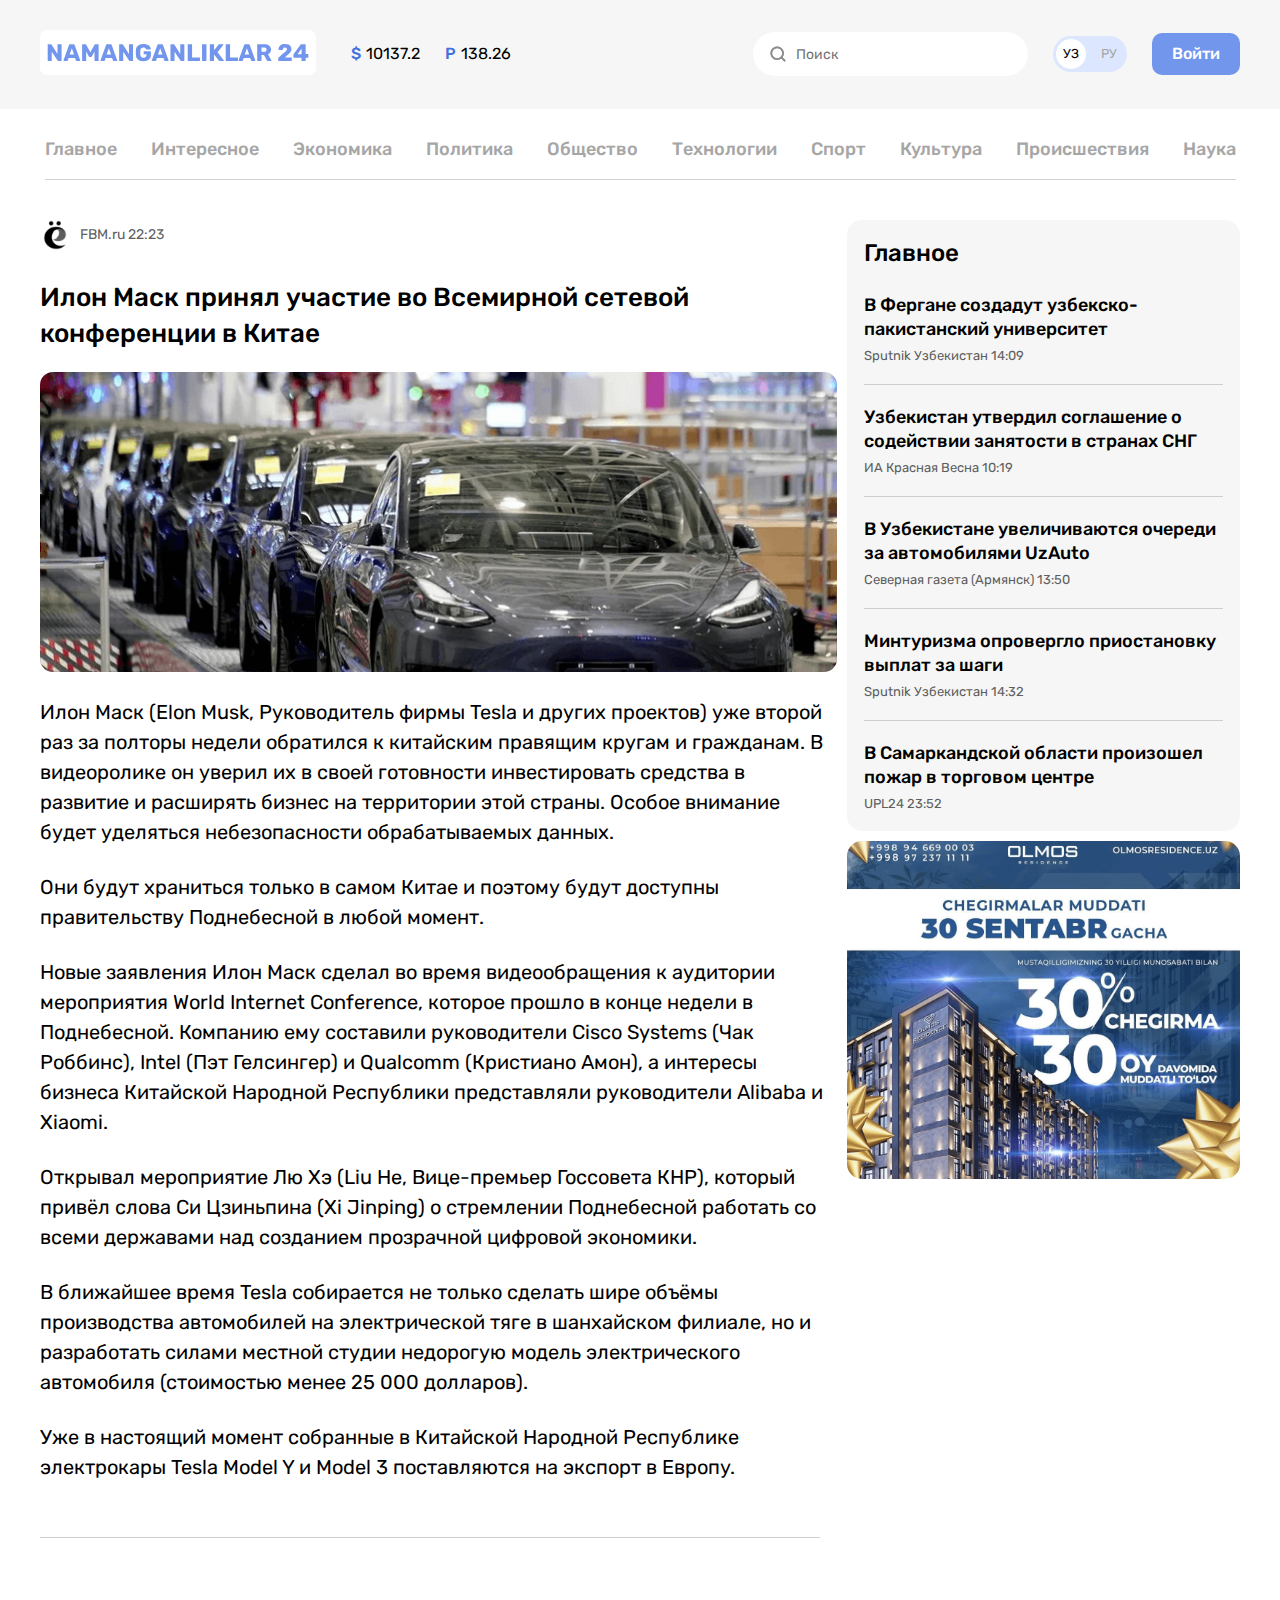
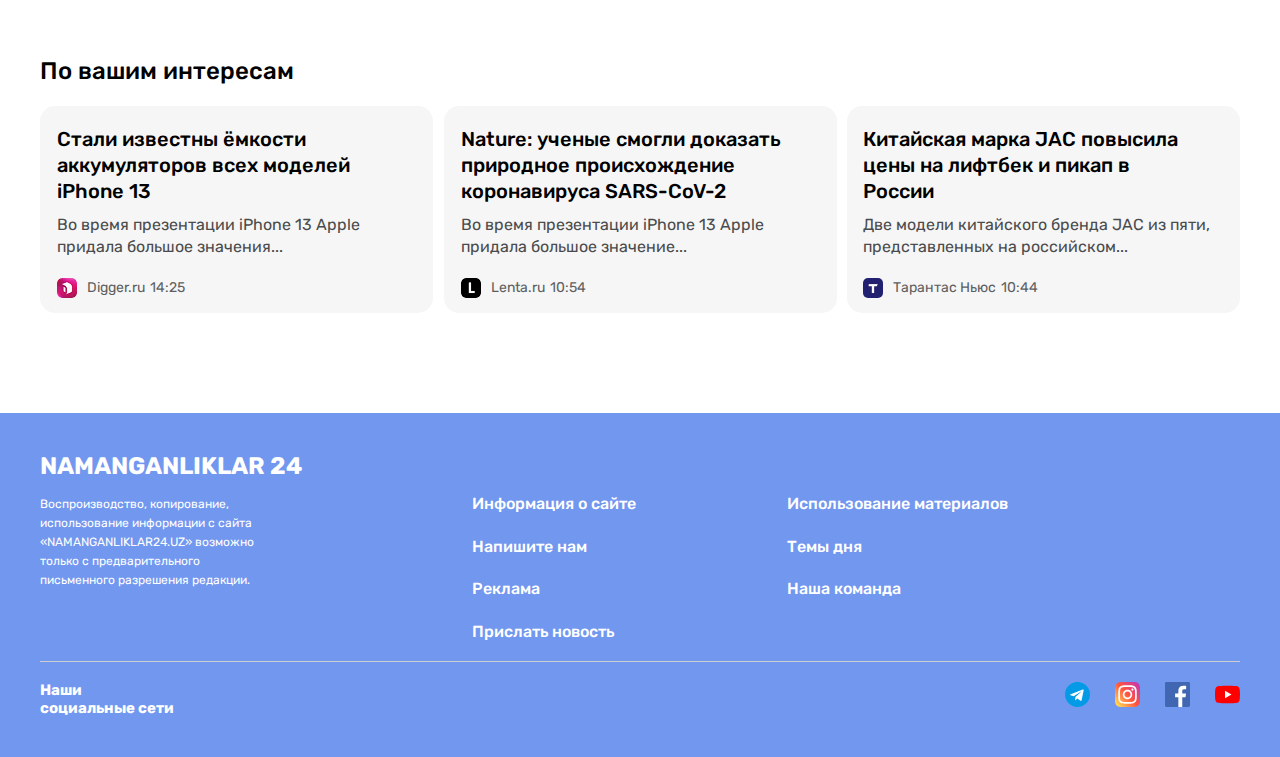
<file: pages/articles/interesting/ilon-musk-xitoydagi-ishtroki-haqida.html>
<!DOCTYPE html>
<html lang="en">
  <head>
    <meta charset="UTF-8" />
    <meta name="viewport" content="width=device-width, initial-scale=1.0" />
    <title>Namanganliklar | Интересное</title>
  </head>
  <link rel="stylesheet" href="../../../css/main.min.css" />
  <body>
    <header class="header">
      <nav class="sitenav">
        <div class="sitenav__container container">
          <div class="sinenav__container-left">
            <div class="site__logo">
              <a class="site__logo-link" href="../../../index.html"
                ><img
                  src="../../../images/site-logo.svg"
                  width="276"
                  height="45"
                  alt="Namanganliklar site logo"
                  class="site__logo-img"
              /></a>
            </div>
            <div class="currencies">
              <p class="currencies usd"><span>$</span> 10137.2</p>
              <p class="currencies rub"><span>P</span> 138.26</p>
            </div>
          </div>

          <div class="sinenav__container-right">
            <form class="sinenav__container-right-search">
              <input
                type="text"
                class="sinenav__container-right-search__input"
                placeholder="Поиск"
              />
            </form>

            <div class="sinenav__container-right__lang">
              <a
                class="sinenav__container-right__lang-uz lang_active"
                href="./tashkent-issiqlik-tizimi-haqida.html"
                >УЗ</a
              >
              <a
                class="sinenav__container-right__lang-ru"
                href="./tashkent-issiqlik-tizimi-haqida.html"
                >РУ</a
              >
            </div>
            <a href="#" class="btn sinenav__container-right__btn">Войти</a>
          </div>
        </div>
      </nav>
      <div class="sitelink_container container">
        <ul class="sitelink__list">
          <li class="sitelink__list_item">
            <a href="../../../index.html" class="sitelink__list-link"
              >Главное</a
            >
          </li>
          <li class="sitelink__list_item">
            <a href="../../contents.html" class="sitelink__list-link"
              >Интересное</a
            >
          </li>
          <li class="sitelink__list_item">
            <a href="../../ekonomika.html" class="sitelink__list-link"
              >Экономика</a
            >
          </li>
          <li class="sitelink__list_item">
            <a href="../../policy.html" class="sitelink__list-link">Политика</a>
          </li>
          <li class="sitelink__list_item">
            <a href="../../society.html" class="sitelink__list-link"
              >Общество</a
            >
          </li>
          <li class="sitelink__list_item">
            <a href="../../technologies.html" class="sitelink__list-link"
              >Технологии</a
            >
          </li>
          <li class="sitelink__list_item">
            <a href="../../sport.html" class="sitelink__list-link">Спорт</a>
          </li>
          <li class="sitelink__list_item">
            <a href="../../culture.html" class="sitelink__list-link"
              >Культура</a
            >
          </li>
          <li class="sitelink__list_item">
            <a href="../../incidents.html" class="sitelink__list-link"
              >Происшествия</a
            >
          </li>
          <li class="sitelink__list_item">
            <a href="../../science.html" class="sitelink__list-link">Наука</a>
          </li>
        </ul>
      </div>
    </header>
    <main class="main">
      <section class="contents">
        <div class="contents__container container">
          <div class="contents-left">
            <div class="source">
              <img
                src="../../../images/icons/solenka.png"
                width="30"
                height="30"
                alt=""
                class="source__image"
              />
              <p class="source__title">
                FBM.ru
                <time datetime="22:23">22:23</time>
              </p>
            </div>
            <h1 class="contents-left__title">
              Илон Маск принял участие во Всемирной сетевой конференции в Китае
            </h1>
            <div class="contents-left__contents">
              <img
                class="contents-left__contents__image"
                src="../../../images/tesla.png"
                alt="tesla cars image"
                width="100%"
                height="300"
              />
              <p class="contents-left__contents--descraption">
                Илон Маск (Elon Musk, Руководитель фирмы Tesla и других
                проектов) уже второй раз за полторы недели обратился к китайским
                правящим кругам и гражданам. В видеоролике он уверил их в своей
                готовности инвестировать средства в развитие и расширять бизнес
                на территории этой страны. Особое внимание будет уделяться
                небезопасности обрабатываемых данных.
              </p>
              <p class="contents-left__contents--descraption">
                Они будут храниться только в самом Китае и поэтому будут
                доступны правительству Поднебесной в любой момент.
              </p>
              <p class="contents-left__contents--descraption">
                Новые заявления Илон Маск сделал во время видеообращения к
                аудитории мероприятия World Internet Conference, которое прошло
                в конце недели в Поднебесной. Компанию ему составили
                руководители Cisco Systems (Чак Роббинс), Intel (Пэт Гелсингер)
                и Qualcomm (Кристиано Амон), а интересы бизнеса Китайской
                Народной Республики представляли руководители Alibaba и Xiaomi.
              </p>
              <p class="contents-left__contents--descraption">
                Открывал мероприятие Лю Хэ (Liu He, Вице-премьер Госсовета КНР),
                который привёл слова Си Цзиньпина (Xi Jinping) о стремлении
                Поднебесной работать со всеми державами над созданием прозрачной
                цифровой экономики.
              </p>
              <p class="contents-left__contents--descraption">
                В ближайшее время Tesla собирается не только сделать шире объёмы
                производства автомобилей на электрической тяге в шанхайском
                филиале, но и разработать силами местной студии недорогую модель
                электрического автомобиля (стоимостью менее 25 000 долларов).
              </p>
              <p class="contents-left__contents--descraption">
                Уже в настоящий момент собранные в Китайской Народной Республике
                электрокары Tesla Model Y и Model 3 поставляются на экспорт в
                Европу.
              </p>
              <div class="articles__line"></div>
            </div>
          </div>
          <div class="contents-right">
            <ul class="contents__right-list">
              <li>
                <h2 class="contents__right__title">Главное</h2>
              </li>
              <li class="contents__right-item">
                <a href="">
                  <h2 class="contents__right-item__title">
                    В Фергане создадут узбекско-пакистанский университет
                  </h2>
                  <span class="contents__right__official">
                    <p>
                      Sputnik Узбекистан
                      <time datetime="14:09">14:09</time>
                    </p>
                  </span>
                </a>
              </li>
              <li class="contents__right-item">
                <a href="">
                  <h2 class="contents__right-item__title">
                    Узбекистан утвердил соглашение о содействии занятости в
                    странах СНГ
                  </h2>
                  <span class="contents__right__official">
                    <p>
                      ИА Красная Весна
                      <time datetime="10:19">10:19</time>
                    </p>
                  </span>
                </a>
              </li>
              <li class="contents__right-item">
                <a href="">
                  <h2 class="contents__right-item__title">
                    В Узбекистане увеличиваются очереди за автомобилями UzAuto
                  </h2>
                  <span class="contents__right__official">
                    <p>
                      Северная газета (Армянск)
                      <time datetime="13:50">13:50</time>
                    </p>
                  </span>
                </a>
              </li>
              <li class="contents__right-item">
                <a href="">
                  <h2 class="contents__right-item__title">
                    Минтуризма опровергло приостановку выплат за шаги
                  </h2>
                  <span class="contents__right__official">
                    <p>
                      Sputnik Узбекистан
                      <time datetime="14:32">14:32</time>
                    </p>
                  </span>
                </a>
              </li>
              <li class="contents__right-item">
                <a href="">
                  <h2 class="contents__right-item__title">
                    В Самаркандской области произошел пожар в торговом центре
                  </h2>
                  <span class="contents__right__official">
                    <p>
                      UPL24
                      <time datetime="23:52">23:52</time>
                    </p>
                  </span>
                </a>
              </li>
            </ul>
            <aside>
              <a href="">
                <img
                  class="contents__right-item_img"
                  src="../../../images/olmos-recidense.png"
                  alt=""
              /></a>
            </aside>
          </div>
        </div>
      </section>
      <section class="you-contents">
        <div class="you-contents__container container">
          <h2 class="you-contents__title">По вашим интересам</h2>
          <ul class="you-contents__list">
            <li class="you-contents__item">
              <a class="you-contents__item__link" href="#">
                <h2 class="you-contents__item__title">
                  Стали известны ёмкости аккумуляторов всех моделей iPhone 13
                </h2>
                <p class="you-contents__item__descraption">
                  Во время презентации iPhone 13 Apple придала большое
                  значения...
                </p></a
              >

              <div class="you-contents__sourse">
                <img
                  src="../../../images/icons/diggerRu.jpg"
                  alt=""
                  class="you-contents__sourse_image"
                />
                <p class="you-contents__sourse_title">
                  Digger.ru<time datetime="14:25">14:25</time>
                </p>
              </div>
            </li>
            <li class="you-contents__item">
              <a class="you-contents__item__link" href="#"
                ><h2 class="you-contents__item__title">
                  Nature: ученые смогли доказать природное происхождение
                  коронавируса SARS-CoV-2
                </h2>
                <p class="you-contents__item__descraption">
                  Во время презентации iPhone 13 Apple придала большое
                  значение...
                </p></a
              >

              <div class="you-contents__sourse">
                <img
                  src="../../../images/icons/lentaRu.jpg"
                  alt=""
                  class="you-contents__sourse_image"
                />
                <p class="you-contents__sourse_title">
                  Lenta.ru<time datetime="10:54">10:54</time>
                </p>
              </div>
            </li>
            <li class="you-contents__item">
              <a class="you-contents__item__link" href="#"
                ><h2 class="you-contents__item__title">
                  Китайская марка JAC повысила цены на лифтбек и пикап в России
                </h2>
                <p class="you-contents__item__descraption">
                  Две модели китайского бренда JAC из пяти, представленных на
                  российском...
                </p></a
              >

              <div class="you-contents__sourse">
                <img
                  src="../../../images/icons/tacc.png"
                  alt=""
                  class="you-contents__sourse_image"
                />
                <p class="you-contents__sourse_title">
                  Тарантас Ньюс<time datetime="10:44">10:44</time>
                </p>
              </div>
            </li>
          </ul>
        </div>
      </section>
    </main>
    <footer class="footer">
      <div class="footer__container container">
        <div class="footer__contents">
          <h2 class="footer__site__logo">NAMANGANLIKLAR 24</h2>
          <div class="footer__contents_content">
            <p class="footer_content_descraption">
              Воспроизводство, копирование, использование информации с сайта
              «NAMANGANLIKLAR24.UZ» возможно только с предварительного
              письменного разрешения редакции.
            </p>
            <ul class="footer_content-links">
              <li class="footer_content-links-item">
                <a href="#" class="footer_content-link">Информация о сайте</a>
              </li>
              <li class="footer_content-links-item">
                <a href="../../contact.html" class="footer_content-link"
                  >Напишите нам</a
                >
              </li>
              <li class="footer_content-links-item">
                <a href="#" class="footer_content-link">Реклама</a>
              </li>
              <li class="footer_content-links-item">
                <a href="#" class="footer_content-link">Прислать новость</a>
              </li>
            </ul>
            <ul class="footer_content-links">
              <li class="footer_content-links-item">
                <a href="#" class="footer_content-link"
                  >Использование материалов</a
                >
              </li>
              <li class="footer_content-links-item">
                <a href="#" class="footer_content-link">Темы дня</a>
              </li>
              <li class="footer_content-links-item">
                <a href="#" class="footer_content-link">Наша команда</a>
              </li>
            </ul>
          </div>
        </div>
        <div class="footer__socals">
          <h2 class="footer__socals-title">
            Наши <br />
            социальные сети
          </h2>
          <ul class="footer__socals-list">
            <li class="footer__socals-list-item">
              <a href="#" class="footer__socals-link"
                ><img
                  src="../../../images/icons/telegram.svg"
                  width="25"
                  height="25"
                  alt="Telegram icon"
              /></a>
            </li>
            <li class="footer__socals-list-item">
              <a href="#" class="footer__socals-link"
                ><img
                  src="../../../images/icons/instagram.svg"
                  width="25"
                  height="25"
                  alt="Instagram icon"
              /></a>
            </li>
            <li class="footer__socals-list-item">
              <a href="#" class="footer__socals-link"
                ><img
                  src="../../../images/icons/facebook.svg"
                  width="25"
                  height="25"
                  alt="Facebook icon"
              /></a>
            </li>
            <li class="footer__socals-list-item">
              <a href="#" class="footer__socals-link">
                <img
                  src="../../../images/icons/youtube.svg"
                  width="25"
                  height="25"
                  alt="Youtube icon"
              /></a>
            </li>
          </ul>
        </div>
      </div>
    </footer>
  </body>
</html>
</file>
<file: css/main.min.css>
/*! normalize.css v8.0.1 | MIT License | github.com/necolas/normalize.css */html{line-height:1.15;-webkit-text-size-adjust:100%}body{margin:0}main{display:block}h1{font-size:2em;margin:.67em 0}hr{-webkit-box-sizing:content-box;box-sizing:content-box;height:0;overflow:visible}pre{font-family:monospace,monospace;font-size:1em}a{background-color:rgba(0,0,0,0)}abbr[title]{border-bottom:none;text-decoration:underline;-webkit-text-decoration:underline dotted;text-decoration:underline dotted}b,strong{font-weight:bolder}code,kbd,samp{font-family:monospace,monospace;font-size:1em}small{font-size:80%}sub,sup{font-size:75%;line-height:0;position:relative;vertical-align:baseline}sub{bottom:-0.25em}sup{top:-0.5em}img{border-style:none}button,input,optgroup,select,textarea{font-family:inherit;font-size:100%;line-height:1.15;margin:0}button,input{overflow:visible}button,select{text-transform:none}button,[type=button],[type=reset],[type=submit]{-webkit-appearance:button}button::-moz-focus-inner,[type=button]::-moz-focus-inner,[type=reset]::-moz-focus-inner,[type=submit]::-moz-focus-inner{border-style:none;padding:0}button:-moz-focusring,[type=button]:-moz-focusring,[type=reset]:-moz-focusring,[type=submit]:-moz-focusring{outline:1px dotted ButtonText}fieldset{padding:.35em .75em .625em}legend{-webkit-box-sizing:border-box;box-sizing:border-box;color:inherit;display:table;max-width:100%;padding:0;white-space:normal}progress{vertical-align:baseline}textarea{overflow:auto}[type=checkbox],[type=radio]{-webkit-box-sizing:border-box;box-sizing:border-box;padding:0}[type=number]::-webkit-inner-spin-button,[type=number]::-webkit-outer-spin-button{height:auto}[type=search]{-webkit-appearance:textfield;outline-offset:-2px}[type=search]::-webkit-search-decoration{-webkit-appearance:none}::-webkit-file-upload-button{-webkit-appearance:button;font:inherit}details{display:block}summary{display:list-item}template{display:none}[hidden]{display:none}.advertisement{margin-bottom:8rem}.advertisement__image{border-radius:.8rem}.news{margin-bottom:4rem}.news__list{display:-webkit-box;display:-ms-flexbox;display:flex;-ms-flex-wrap:wrap;flex-wrap:wrap;gap:1rem}.news__item{display:-webkit-box;display:-ms-flexbox;display:flex;-webkit-box-orient:vertical;-webkit-box-direction:normal;-ms-flex-direction:column;flex-direction:column;gap:1.5rem;width:100%;height:382px;max-width:392px;padding-top:2rem;padding-bottom:1.5rem;padding-left:1.6rem;padding-right:1.6rem;background-color:#f6f6f6;border-radius:1.5rem}.news__item:nth-child(1){height:404px}.news__item:nth-child(1) .news__content p{max-width:336px}.news__item:nth-child(5),.news__item:nth-child(6){position:relative;top:-22px}.news__item:nth-child(3) .news__content h2,.news__item:nth-child(6) .news__content h2{max-width:336px}.news__item:hover h2{color:#7296ec}.news__content{display:-webkit-box;display:-ms-flexbox;display:flex;-webkit-box-orient:vertical;-webkit-box-direction:normal;-ms-flex-direction:column;flex-direction:column;gap:1rem}.news__content h2{font-weight:500;font-size:2rem;line-height:2.6rem;color:#000}.news__content p{font-size:1.6rem;line-height:2.2rem;color:#000}.news__image{border-radius:1rem;width:100%;height:165px}.official{display:-webkit-box;display:-ms-flexbox;display:flex;-webkit-box-align:center;-ms-flex-align:center;align-items:center;gap:1rem}.official img{border-radius:.5rem}.official__title{display:-webkit-box;display:-ms-flexbox;display:flex;-webkit-box-align:center;-ms-flex-align:center;align-items:center;gap:.5rem;font-size:1.2rem;color:#5e5f61}.notification{margin-bottom:6rem}.notification__container{display:-webkit-box;display:-ms-flexbox;display:flex;-webkit-box-align:center;-ms-flex-align:center;align-items:center;-webkit-box-pack:justify;-ms-flex-pack:justify;justify-content:space-between;width:100%;max-width:1050px;background-image:url("../../images/notification-bg.png");background-repeat:no-repeat;background-size:cover;margin-left:auto;margin-right:auto;padding-top:2.5rem;padding-bottom:2.5rem;padding-left:2.9rem;padding-right:7.1rem;border-radius:1rem}.notification__caption{width:404px;font-weight:500;font-size:2rem;line-height:2.6rem}.notification__btn{font-weight:500;font-size:2rem;background-color:#f78b3b;color:#fff}.in-the-world{margin-bottom:10rem}.in-the-world__title{font-weight:500;font-size:2.4rem;color:#000;margin-bottom:2rem}.in-the-world__content{display:-webkit-box;display:-ms-flexbox;display:flex;-webkit-box-pack:justify;-ms-flex-pack:justify;justify-content:space-between;gap:1rem}.in-the-world__left-content{display:-webkit-box;display:-ms-flexbox;display:flex;-webkit-box-orient:vertical;-webkit-box-direction:normal;-ms-flex-direction:column;flex-direction:column;gap:1rem}.in-the-world__left-item{display:-webkit-box;display:-ms-flexbox;display:flex;background-color:#f6f6f6;border-radius:1.5rem;padding:2rem 1.7rem;gap:1.5rem}.in-the-world__left-img{border-radius:1rem}.in-the-world__left-link{display:-webkit-box;display:-ms-flexbox;display:flex;-webkit-box-orient:vertical;-webkit-box-direction:normal;-ms-flex-direction:column;flex-direction:column;gap:1rem;color:#5e5f61;margin-bottom:1.7rem}.in-the-world__left-link:hover h2{color:#7296ec}.in-the-world__left-title{font-weight:500;font-size:2rem;line-height:2.6rem;color:#000}.in-the-world__left-description{font-size:1.6rem;line-height:2.2rem;color:#5e5f61}.in-the-world__left-official{display:-webkit-box;display:-ms-flexbox;display:flex;-webkit-box-align:center;-ms-flex-align:center;align-items:center;gap:1rem}.in-the-world__left-official img{border-radius:.5rem}.in-the-world__left-official__title{display:-webkit-box;display:-ms-flexbox;display:flex;gap:.5rem;color:#5e5f61}.view-all{-webkit-box-pack:center;-ms-flex-pack:center;justify-content:center}.view-all:hover{background-color:#7297ef}.view-all:hover .view-all-link{color:#fff}.view-all-link{width:100%;text-align:center;font-weight:500;font-size:1.6rem;color:#000}.in-the-world__right__title{font-weight:500;font-size:2.4rem;margin-bottom:2.5rem}.in-the-world__right-list{padding-top:2rem;padding-left:1.7rem;padding-right:1.7rem;background-color:#f6f6f6;border-radius:1.5rem;width:100%;max-width:393px;margin-bottom:1rem;border:1px solid #d2d2d2}.in-the-world__right-item{padding-bottom:2rem}.in-the-world__right-item:hover h2{color:#7296ec}.in-the-world__right-item:nth-child(2),.in-the-world__right-item:nth-child(3),.in-the-world__right-item:nth-child(4){border-bottom:1px solid #cecece;margin-bottom:2rem}.in-the-world__right-item__title{font-weight:500;font-size:1.8rem;line-height:2.4rem;margin-bottom:.8rem;color:#000}.in-the-world__right__official{font-size:1.3rem;color:#5e5f61}.in-the-world__right-item_img{border-radius:1.5rem;width:393px;height:338px}.advertisement{margin-bottom:5rem}.advertisement-link{width:100%}.interesting{margin-bottom:10rem}.interesting__title{font-weight:500;font-size:2.4rem;color:#000;margin-bottom:2rem}.interesting__content{display:-webkit-box;display:-ms-flexbox;display:flex;-webkit-box-pack:justify;-ms-flex-pack:justify;justify-content:space-between;gap:1rem}.interesting__left-content{display:-webkit-box;display:-ms-flexbox;display:flex;-webkit-box-orient:vertical;-webkit-box-direction:normal;-ms-flex-direction:column;flex-direction:column;gap:1rem}.interesting__left-item{display:-webkit-box;display:-ms-flexbox;display:flex;background-color:#f6f6f6;border-radius:1.5rem;padding:2rem 1.7rem;gap:1.5rem}.interesting__left-img{border-radius:1rem}.interesting__left-link{display:-webkit-box;display:-ms-flexbox;display:flex;-webkit-box-orient:vertical;-webkit-box-direction:normal;-ms-flex-direction:column;flex-direction:column;gap:1rem;color:#5e5f61;margin-bottom:1.7rem}.interesting__left-link:hover h2{color:#7296ec}.interesting__left-title{font-weight:500;font-size:2rem;line-height:2.6rem;color:#000}.interesting__left-description{font-size:1.6rem;line-height:2.2rem;color:#5e5f61}.interesting__left-official{display:-webkit-box;display:-ms-flexbox;display:flex;-webkit-box-align:center;-ms-flex-align:center;align-items:center;gap:1rem}.interesting__left-official img{border-radius:.5rem}.interesting__left-official__title{display:-webkit-box;display:-ms-flexbox;display:flex;gap:.5rem;color:#5e5f61}.view-all{-webkit-box-pack:center;-ms-flex-pack:center;justify-content:center}.view-all:hover{background-color:#7297ef}.view-all:hover .view-all-link{color:#fff}.view-all-link{width:100%;text-align:center;font-weight:500;font-size:1.6rem;color:#000}.interesting__right__title{font-weight:500;font-size:2.4rem;margin-bottom:2.5rem}.interesting__right-list{padding-top:2rem;padding-left:1.7rem;padding-right:1.7rem;background-color:#f6f6f6;border-radius:1.5rem;width:100%;max-width:393px;margin-bottom:1rem}.interesting__right-item{padding-bottom:2rem}.interesting__right-item:hover h2{color:#7296ec}.interesting__right-item:nth-child(2),.interesting__right-item:nth-child(3),.interesting__right-item:nth-child(4){border-bottom:1px solid #cecece;margin-bottom:2rem}.interesting__right-item__title{font-weight:500;font-size:1.8rem;line-height:2.4rem;margin-bottom:.8rem;color:#000}.interesting__right__official{font-size:1.3rem;color:#5e5f61}.interesting__right-item_img{border-radius:1.5rem;width:393px;height:553px}.contents__container{display:-webkit-box;display:-ms-flexbox;display:flex;-webkit-box-pack:justify;-ms-flex-pack:justify;justify-content:space-between;gap:1rem;margin-bottom:6rem}.contents-left{display:-webkit-box;display:-ms-flexbox;display:flex;-webkit-box-orient:vertical;-webkit-box-direction:normal;-ms-flex-direction:column;flex-direction:column;width:100%;max-width:797px}.source{display:-webkit-box;display:-ms-flexbox;display:flex;-webkit-box-align:center;-ms-flex-align:center;align-items:center;gap:1rem;margin-bottom:3rem}.source__image{border-radius:.5rem}.source__title{font-size:1.4rem;color:#5e5f61}.contents-left__title{font-weight:500;font-size:2.6rem;line-height:3.6rem;margin-bottom:2rem}.contents-left__contents{display:-webkit-box;display:-ms-flexbox;display:flex;-webkit-box-orient:vertical;-webkit-box-direction:normal;-ms-flex-direction:column;flex-direction:column;gap:2.5rem}.contents-left__contents__image{border-radius:1.3rem}.contents-left__contents--descraption{font-size:2rem;line-height:3rem}.articles__line{width:100%;max-width:780px;height:1px;background-color:#cecece;margin:0;margin-top:3rem;margin-bottom:6rem}.contents__right__title{font-weight:500;font-size:2.4rem;margin-bottom:2.5rem}.contents__right-list{padding-top:2rem;padding-left:1.7rem;padding-right:1.7rem;background-color:#f6f6f6;border-radius:1.5rem;width:100%;max-width:393px;margin-bottom:1rem}.contents__right-item{padding-bottom:2rem}.contents__right-item:hover h2{color:#7296ec}.contents__right-item:nth-child(2),.contents__right-item:nth-child(3),.contents__right-item:nth-child(4),.contents__right-item:nth-child(5){border-bottom:1px solid #cecece;margin-bottom:2rem}.contents__right-item__title{font-weight:500;font-size:1.8rem;line-height:2.4rem;margin-bottom:.8rem;color:#000}.contents__right__official{font-size:1.3rem;color:#5e5f61}.contents__right-item_img{border-radius:1.5rem;width:393px;height:338px}.you-contents{margin-bottom:10rem}.you-contents__title{font-weight:500;font-size:2.4rem;margin-bottom:2rem}.you-contents__list{display:-webkit-box;display:-ms-flexbox;display:flex;-webkit-box-pack:justify;-ms-flex-pack:justify;justify-content:space-between}.you-contents__item{display:-webkit-box;display:-ms-flexbox;display:flex;-webkit-box-orient:vertical;-webkit-box-direction:normal;-ms-flex-direction:column;flex-direction:column;width:100%;max-width:393px;background-color:#f6f6f6;border-radius:1.5rem}.you-contents__item:hover .you-contents__item__title{color:#7296ec}.you-contents__item:nth-child(1){padding-top:2rem;padding-bottom:1.5rem;padding-left:1.7rem;padding-right:1.8rem}.you-contents__item:nth-child(2){padding-top:2rem;padding-bottom:1.5rem;padding-left:1.7rem;padding-right:3rem}.you-contents__item:nth-child(3){padding-top:2rem;padding-bottom:1.5rem;padding-left:1.6rem;padding-right:2.3rem}.you-contents__item:nth-child(3) .you-contents__item__title{width:338px}.you-contents__item__link{color:#000}.you-contents__item__title{font-weight:500;font-size:2rem;line-height:2.6rem;margin-bottom:1rem}.you-contents__item__descraption{font-size:1.6rem;line-height:2.2rem;margin-bottom:2rem;color:#4a4b4c}.you-contents__sourse{display:-webkit-box;display:-ms-flexbox;display:flex;-webkit-box-align:center;-ms-flex-align:center;align-items:center;gap:1rem}.you-contents__sourse_image{width:20px;height:20px;border-radius:.5rem}.you-contents__sourse_title{display:-webkit-box;display:-ms-flexbox;display:flex;gap:.5rem;font-size:1.4rem;color:#5e5f61}.contact__section{margin-bottom:10rem}.contact__container{display:-webkit-box;display:-ms-flexbox;display:flex;-webkit-box-pack:justify;-ms-flex-pack:justify;justify-content:space-between;gap:1rem}.contact-left{width:100%;max-width:696px}.contact-left-title{font-weight:500;font-size:2.4rem;margin-bottom:2rem}.contact__form{display:-webkit-box;display:-ms-flexbox;display:flex;gap:10px;-ms-flex-wrap:wrap;flex-wrap:wrap;-webkit-box-pack:end;-ms-flex-pack:end;justify-content:end}.contact__form input,.contact__form textarea{border:1px solid rgba(0,0,0,.2);padding:1.8rem 2rem;border-radius:1rem;width:100%;font-family:Rubik;font-size:1.6rem}.contact__form input:focus,.contact__form textarea:focus{outline:none}.contact__form textarea{height:180px}.contact__form-name{width:100%;max-width:343px}.contact__form-number{width:100%;max-width:343px}#contact__form-btn{width:145px;background-color:#7297ef;color:#fff;font-weight:500;border:none}.contact__form-btn{width:145px}.contact-right{display:-webkit-box;display:-ms-flexbox;display:flex;-webkit-box-orient:vertical;-webkit-box-direction:normal;-ms-flex-direction:column;flex-direction:column;gap:1rem;width:100%;max-width:494px}.contact__info{display:-webkit-box;display:-ms-flexbox;display:flex;-webkit-box-orient:vertical;-webkit-box-direction:normal;-ms-flex-direction:column;flex-direction:column;gap:2rem;margin-top:4.8rem;background-color:#f6f6f6;border-radius:1rem;border:1px solid #d2d2d2;padding-top:4rem;padding-left:2.5rem;padding-right:2.5rem;padding-bottom:2rem}.contact__info-item:nth-child(1),.contact__info-item:nth-child(2){border-bottom:1px solid #d2d2d2}.contact__info-item h3{font-weight:500;font-size:2rem;margin-bottom:.7rem}.contact__info-item p,.contact__info-item a{font-size:1.6rem;margin-bottom:2rem;color:#000}*,*::before,*::after{margin:0;padding:0;-webkit-box-sizing:border-box;box-sizing:border-box}a{text-decoration:none;display:inline-block}ul,ol{list-style:none}img{display:-webkit-box;display:-ms-flexbox;display:flex;-o-object-fit:cover;object-fit:cover}html{scroll-behavior:smooth;height:100%;font-size:62.5%}body{display:-webkit-box;display:-ms-flexbox;display:flex;-webkit-box-orient:vertical;-webkit-box-direction:normal;-ms-flex-direction:column;flex-direction:column;height:100%;font-family:"Rubik",sans-serif;font-weight:400}main{-webkit-box-flex:1;-ms-flex-positive:1;flex-grow:1}h1{margin:0}.container{width:100%;max-width:1260px;margin-left:auto;margin-right:auto;padding-left:30px;padding-right:30px}.footer{background-color:#7297ef;padding-top:4rem;padding-bottom:4rem;color:#fff}.footer__site__logo{font-weight:700;font-size:2.4rem;margin-bottom:1.5rem}.footer__contents_content{display:-webkit-box;display:-ms-flexbox;display:flex;border-bottom:1px solid #cecece;margin-bottom:2rem}.footer__contents_content :nth-child(2){margin-right:10rem}.footer_content_descraption{width:100%;max-width:229px;margin-right:20.3rem;font-size:1.2rem;line-height:1.9rem;letter-spacing:0%;margin-bottom:7.1rem}.footer_content-links{display:-webkit-box;display:-ms-flexbox;display:flex;-webkit-box-orient:vertical;-webkit-box-direction:normal;-ms-flex-direction:column;flex-direction:column;gap:2.4rem}.footer_content-link{font-weight:500;font-size:1.6rem;color:#fff}.footer_content-link:hover{scale:1.1}.footer__socals{display:-webkit-box;display:-ms-flexbox;display:flex;-webkit-box-pack:justify;-ms-flex-pack:justify;justify-content:space-between}.footer__socals-title{width:161px}.footer__socals-list{display:-webkit-box;display:-ms-flexbox;display:flex;gap:2.5rem}.footer__socals-list :hover{scale:1.1}.sitenav{background-color:#f6f6f6;margin-bottom:3rem}.sitenav__container{display:-webkit-box;display:-ms-flexbox;display:flex;-webkit-box-pack:justify;-ms-flex-pack:justify;justify-content:space-between;-webkit-box-align:center;-ms-flex-align:center;align-items:center;padding-top:3rem;padding-bottom:3rem}.sinenav__container-left{display:-webkit-box;display:-ms-flexbox;display:flex;gap:3.5rem;-webkit-box-align:center;-ms-flex-align:center;align-items:center}.currencies{display:-webkit-box;display:-ms-flexbox;display:flex}.usd{margin-right:2.5rem;gap:.5rem;font-size:1.6rem;line-height:100%;letter-spacing:0%}.usd span{font-weight:500;color:#4271dd}.rub{gap:.5rem;font-size:1.6rem;line-height:100%;letter-spacing:0%}.rub span{font-weight:500;color:#4271dd}.sinenav__container-right{display:-webkit-box;display:-ms-flexbox;display:flex;-webkit-box-align:center;-ms-flex-align:center;align-items:center;gap:2.5rem}.sinenav__container-right-search__input{display:inline-block;width:275px;border:none;padding-left:4.3rem;padding-bottom:1.3rem;padding-top:1.5rem;border-radius:6rem;font-size:1.4rem;background-image:url("../../images/icons/search.svg");background-repeat:no-repeat;background-position:left 15px center}.sinenav__container-right-search__input:focus{outline:none}.sinenav__container-right__lang{display:-webkit-box;display:-ms-flexbox;display:flex;-webkit-box-align:center;-ms-flex-align:center;align-items:center;-webkit-box-pack:justify;-ms-flex-pack:justify;justify-content:space-between;background-color:#dce6ff;border-radius:39px;gap:.8rem;padding:.3rem;font-size:1.3rem;line-height:1.2rem;letter-spacing:0%}.sinenav__container-right__lang-uz{color:#000}.lang_active{display:-webkit-box;display:-ms-flexbox;display:flex;-webkit-box-align:center;-ms-flex-align:center;align-items:center;-webkit-box-pack:center;-ms-flex-pack:center;justify-content:center;background-color:#fff;border-radius:50%;width:30px;height:30px;color:#000}.sinenav__container-right__lang-ru{display:-webkit-box;display:-ms-flexbox;display:flex;-webkit-box-align:center;-ms-flex-align:center;align-items:center;-webkit-box-pack:center;-ms-flex-pack:center;justify-content:center;width:30px;height:30px;color:#a6a6a6}.sinenav__container-right__btn{background-color:#7296ec;color:#fff;font-weight:500;font-size:1.6rem;line-height:100%;letter-spacing:0%}.sitelink_container{display:-webkit-box;display:-ms-flexbox;display:flex;-webkit-box-align:center;-ms-flex-align:center;align-items:center;-webkit-box-pack:center;-ms-flex-pack:center;justify-content:center;gap:2.5rem;margin-bottom:4rem}.sitelink__list{display:-webkit-box;display:-ms-flexbox;display:flex;gap:3.4rem;padding-bottom:2rem;border-bottom:1px solid #d1d1d1}.sitelink__list-link{font-weight:500;font-size:1.8rem;color:#a6a6a6}.sitelink__list-link:hover{scale:1.1;color:#7296ec}.sitelink__list-link-active{color:#7296ec;font-weight:500;font-size:1.8rem}.btn{display:inline-block;padding:1.3rem 2rem;text-align:center;text-decoration:none;border-radius:10px}.btn:hover{scale:1.1}@font-face{font-display:swap;font-family:"Rubik";font-style:normal;font-weight:400;src:url("../fonts/rubik-v28-cyrillic_latin-regular.woff2") format("woff2")}@font-face{font-display:swap;font-family:"Rubik";font-style:normal;font-weight:500;src:url("../fonts/rubik-v28-cyrillic_latin-500.woff2") format("woff2")}@font-face{font-display:swap;font-family:"Rubik";font-style:normal;font-weight:700;src:url("../fonts/rubik-v28-cyrillic_latin-700.woff2") format("woff2")}/*# sourceMappingURL=main.min.css.map */
</file>
